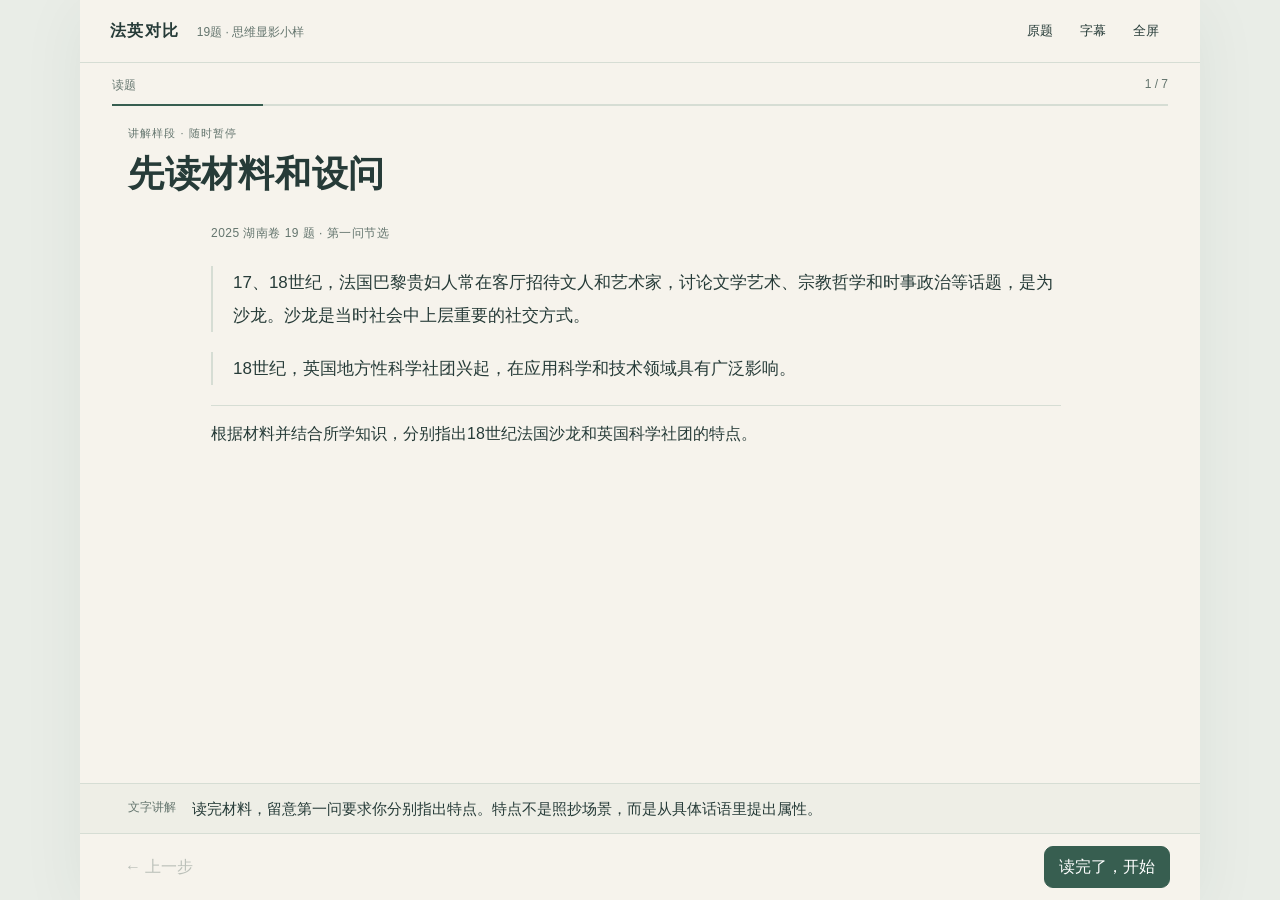
<file: index.html>
<!doctype html>
<html lang="zh-CN"><head><meta charset="utf-8"><meta name="viewport" content="width=device-width, initial-scale=1"><title>沙龙与月光社 · 思维显影路线小样</title><link rel="icon" href="data:,"><link rel="stylesheet" href="style.css"><link rel="stylesheet" href="full.css"><script defer src="lesson.js"></script><script defer src="player.js"></script></head>
<body><div id="lesson">
<header><div class="brand">法英对比 <span>19题 · 思维显影小样</span></div><nav aria-label="阅读工具"><button id="sound" aria-label="播放或暂停讲解">播放</button><button id="original">原题</button><button id="voice" aria-pressed="true">字幕</button><button id="fullscreen">全屏</button></nav></header>
<div class="progress" aria-label="课程进度"><span id="chapter"></span><span id="step"></span><div id="track"><i></i></div></div>
<main><div class="heading"><p id="eyebrow"></p><h1 id="title" tabindex="-1"></h1></div><section id="board" aria-label="材料与板书" tabindex="0"></section></main>
<section id="interaction" aria-label="作答与反馈"></section>
<aside id="narration" aria-label="本步讲解字幕"><span id="audio-status">待播放</span><p></p></aside>
<footer><button id="back" class="quiet">← 上一步</button><div id="actions"></div></footer>
<dialog id="dialog"><div class="dialog-head"><h2 id="dialog-title"></h2><button id="close-dialog" aria-label="关闭弹窗">关闭</button></div><div id="dialog-body"></div></dialog>
<p id="announcement" class="sr-only" role="status"></p>
<audio id="speech" preload="none"></audio>
</div></body></html>
</file>
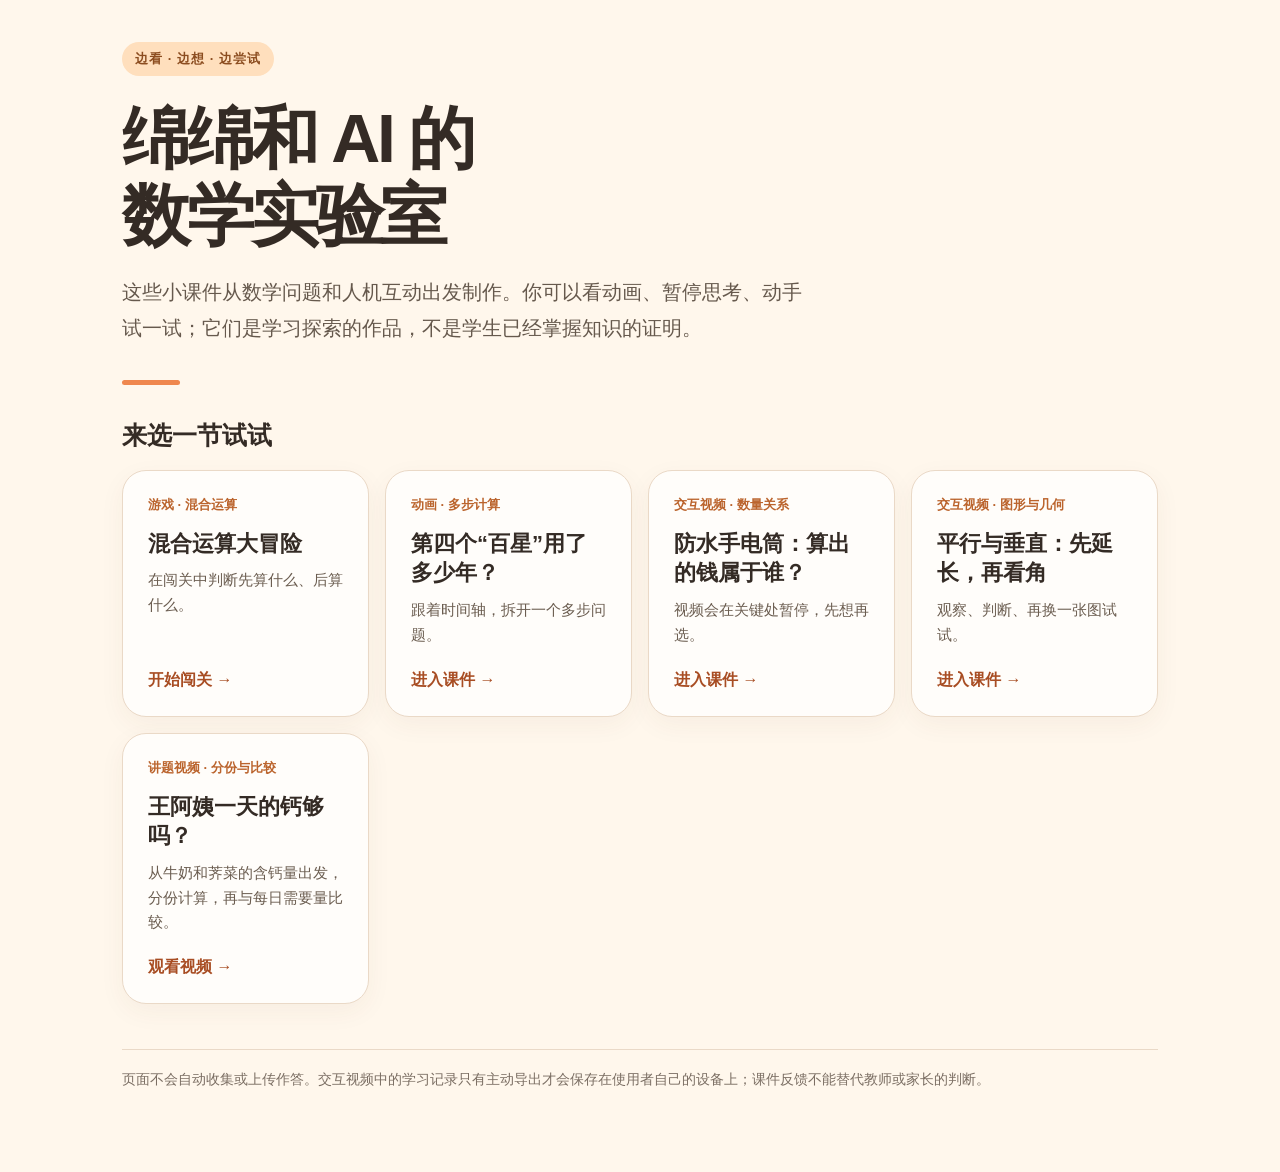
<file: mianmian-ai-math-lab/index.html>
<!doctype html>
<html lang="zh-CN">
<head>
  <meta charset="utf-8">
  <meta name="viewport" content="width=device-width, initial-scale=1">
  <meta name="theme-color" content="#fff7ec">
  <title>绵绵和 AI 的数学实验室</title>
  <style>
    :root { color-scheme: light; font-family: "PingFang SC", "Microsoft YaHei", sans-serif; color: #342b25; background: #fff7ec; }
    * { box-sizing: border-box; }
    body { margin: 0; }
    main { max-width: 1080px; margin: auto; padding: 42px 22px 80px; }
    .eyebrow { display: inline-block; padding: 8px 13px; border-radius: 999px; background: #ffdfbd; color: #8c4d20; font-size: 13px; font-weight: 700; letter-spacing: .08em; }
    h1 { font-size: clamp(38px, 6vw, 68px); line-height: 1.13; letter-spacing: -.05em; margin: 24px 0 18px; }
    .intro { max-width: 680px; font-size: clamp(17px, 2vw, 20px); line-height: 1.8; color: #66594d; }
    .rule { width: 58px; height: 5px; border-radius: 4px; background: #ef874e; margin: 34px 0; }
    h2 { font-size: 25px; margin: 0 0 18px; }
    .grid { display: grid; grid-template-columns: repeat(auto-fit, minmax(245px, 1fr)); gap: 16px; }
    a.card { display: flex; flex-direction: column; min-height: 245px; padding: 25px; border: 1px solid #ead9c7; border-radius: 24px; background: #fffdfa; color: inherit; text-decoration: none; box-shadow: 0 8px 26px #6a3f1e0d; transition: transform .18s ease, box-shadow .18s ease; }
    a.card:hover, a.card:focus-visible { transform: translateY(-4px); box-shadow: 0 16px 32px #6a3f1e17; outline: 2px solid #e5864a; outline-offset: 2px; }
    .tag { font-size: 13px; font-weight: 700; color: #bb642d; }
    h3 { font-size: 22px; line-height: 1.35; margin: 15px 0 10px; }
    .card p { font-size: 15px; line-height: 1.65; color: #6b5d50; margin: 0; }
    .enter { margin-top: auto; padding-top: 22px; font-weight: 700; color: #a84d23; }
    footer { border-top: 1px solid #ead9c7; margin-top: 45px; padding-top: 18px; color: #7b6e63; font-size: 14px; line-height: 1.7; }
    @media (prefers-reduced-motion: reduce) { a.card { transition: none; } }
  </style>
</head>
<body>
  <main>
    <span class="eyebrow">边看 · 边想 · 边尝试</span>
    <h1>绵绵和 AI 的<br>数学实验室</h1>
    <p class="intro">这些小课件从数学问题和人机互动出发制作。你可以看动画、暂停思考、动手试一试；它们是学习探索的作品，不是学生已经掌握知识的证明。</p>
    <div class="rule" aria-hidden="true"></div>
    <section aria-labelledby="lessons-title">
      <h2 id="lessons-title">来选一节试试</h2>
      <div class="grid">
        <a class="card" href="lessons/mixed-operations.html"><span class="tag">游戏 · 混合运算</span><h3>混合运算大冒险</h3><p>在闯关中判断先算什么、后算什么。</p><span class="enter">开始闯关 →</span></a>
        <a class="card" href="lessons/satellites/"><span class="tag">动画 · 多步计算</span><h3>第四个“百星”用了多少年？</h3><p>跟着时间轴，拆开一个多步问题。</p><span class="enter">进入课件 →</span></a>
        <a class="card" href="lessons/flashlight/"><span class="tag">交互视频 · 数量关系</span><h3>防水手电筒：算出的钱属于谁？</h3><p>视频会在关键处暂停，先想再选。</p><span class="enter">进入课件 →</span></a>
        <a class="card" href="lessons/parallel-perpendicular/"><span class="tag">交互视频 · 图形与几何</span><h3>平行与垂直：先延长，再看角</h3><p>观察、判断、再换一张图试试。</p><span class="enter">进入课件 →</span></a>
        <a class="card" href="lessons/milk-calcium/"><span class="tag">讲题视频 · 分份与比较</span><h3>王阿姨一天的钙够吗？</h3><p>从牛奶和荠菜的含钙量出发，分份计算，再与每日需要量比较。</p><span class="enter">观看视频 →</span></a>
      </div>
    </section>
    <footer>页面不会自动收集或上传作答。交互视频中的学习记录只有主动导出才会保存在使用者自己的设备上；课件反馈不能替代教师或家长的判断。</footer>
  </main>
</body>
</html>
</file>
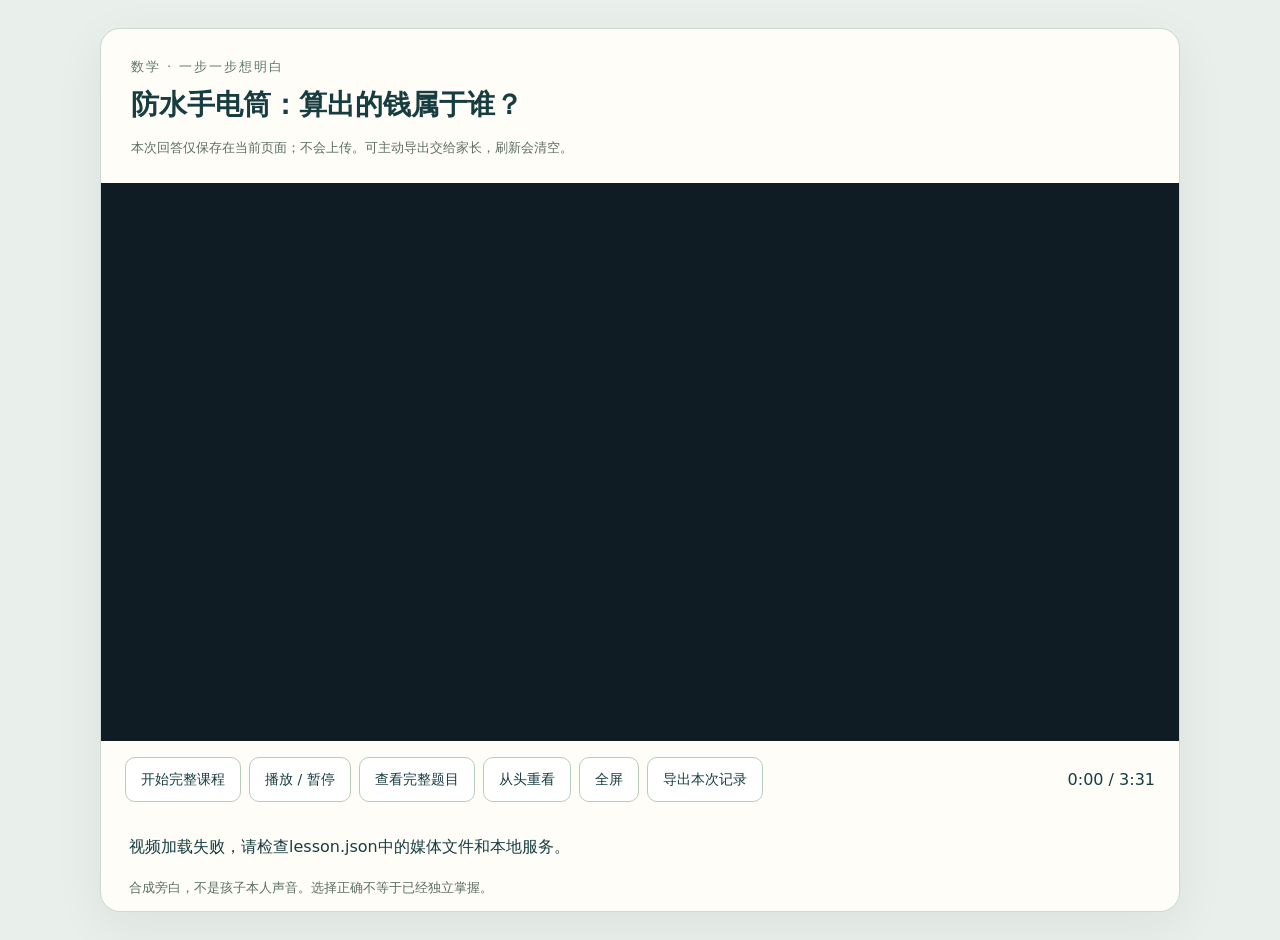
<file: mianmian-ai-math-lab/lessons/flashlight/index.html>
<!doctype html>
<html lang="zh-CN"><head><meta charset="utf-8"><meta name="viewport" content="width=device-width,initial-scale=1"><title>数学互动讲解</title><link rel="icon" href="data:,"><link rel="stylesheet" href="player.css"></head>
<body><main id="player">
<header><span>数学 · 一步一步想明白</span><h1 id="title">正在加载课件</h1><p id="notice">本次回答仅保存在当前页面；不会上传。可主动导出交给家长，刷新会清空。</p></header>
<div class="stage"><video id="video" playsinline preload="metadata" aria-label="讲解视频"></video>
<section id="panel" hidden tabindex="-1" aria-label="思考与作答"><p id="phase"></p><h2 id="prompt"></h2><div id="choices"></div><p id="feedback" role="status"></p><div id="actions"></div></section></div>
<nav aria-label="播放控制"><button id="start">开始完整课程</button><button id="toggle">播放 / 暂停</button><button id="original">查看完整题目</button><button id="restart">从头重看</button><button id="full">全屏</button><button id="export">导出本次记录</button><output id="clock">0:00</output></nav>
<p id="status" role="status"></p><p class="foot">合成旁白，不是孩子本人声音。选择正确不等于已经独立掌握。</p>
<dialog id="dialog"><h2>完整题目</h2><p id="problem"></p><button id="close">关闭题目</button></dialog>
<dialog id="export-dialog"><h2>主动导出本次记录</h2><p>文件包含课件版本、作答与提示/讲解情况，不含姓名，不会自动上传。请交给家长确认是谁作答。若由成人测试，请选“测试记录”，不要导入孩子档案。</p><button id="export-learner">导出真实学习记录</button><button id="export-test">导出测试记录</button><button id="export-cancel">取消</button></dialog>
<audio id="voice" preload="none"></audio></main><script src="player.js"></script></body></html>
</file>
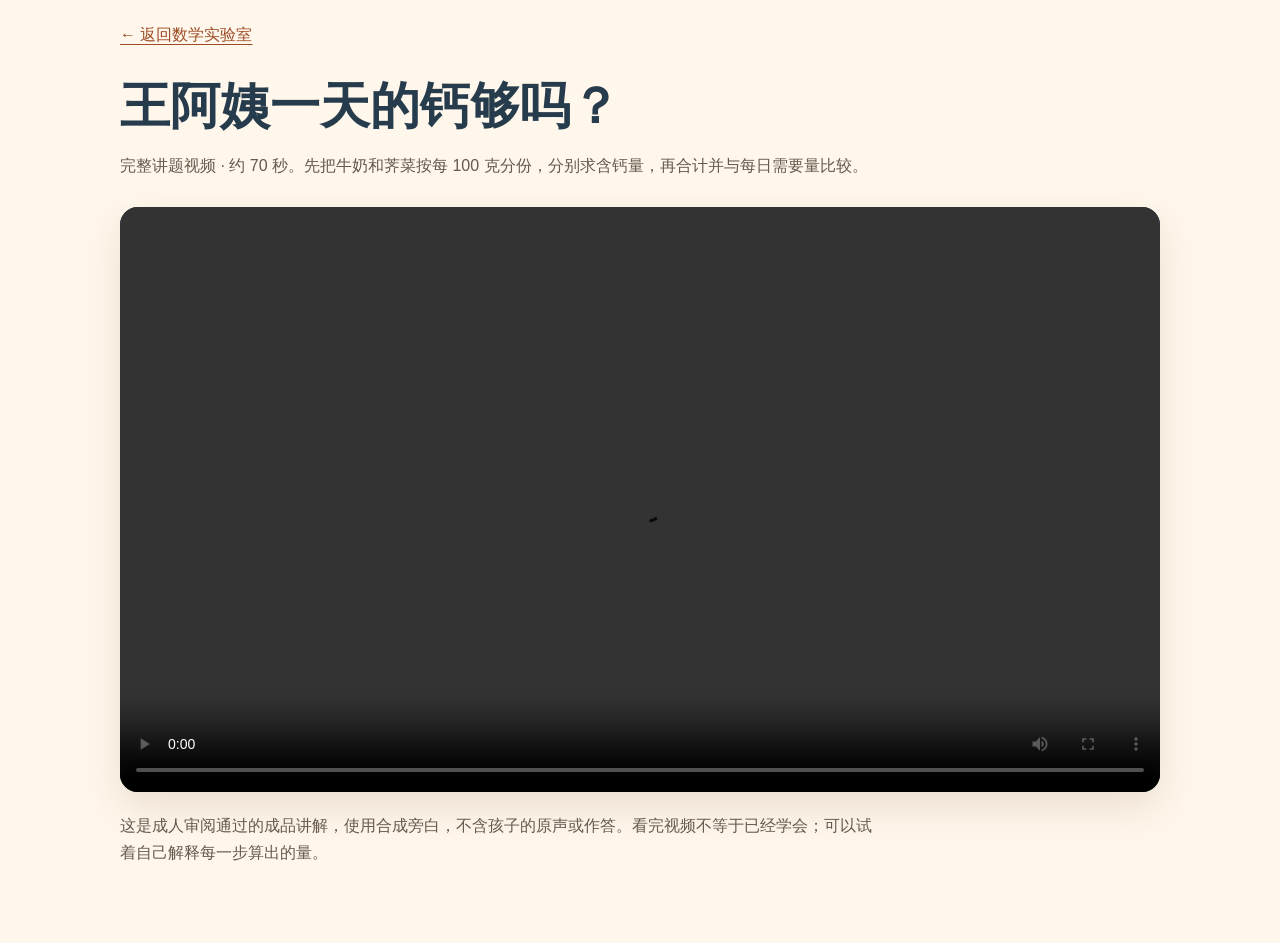
<file: mianmian-ai-math-lab/lessons/milk-calcium/index.html>
<!doctype html>
<html lang="zh-CN">
<head>
  <meta charset="utf-8">
  <meta name="viewport" content="width=device-width, initial-scale=1">
  <title>王阿姨一天的钙够吗？｜绵绵和 AI 的数学实验室</title>
  <style>
    :root { font-family: "PingFang SC", "Microsoft YaHei", sans-serif; color: #263c4c; background: #fff7ec; }
    * { box-sizing: border-box; }
    body { margin: 0; }
    main { max-width: 1080px; margin: auto; padding: 25px 20px 60px; }
    a { color: #9d4c25; text-underline-offset: 4px; }
    h1 { font-size: clamp(30px, 5vw, 50px); line-height: 1.2; margin: 30px 0 13px; }
    .intro, .note { color: #66594d; font-size: 16px; line-height: 1.7; }
    .player { background: #172c3d; border-radius: 18px; overflow: hidden; box-shadow: 0 16px 36px #6a3f1e21; margin: 28px 0 20px; }
    video { display: block; width: 100%; height: auto; aspect-ratio: 16 / 9; }
    .note { max-width: 760px; }
    @media (max-width: 600px) { main { padding: 20px 14px 48px; } .player { border-radius: 10px; } }
  </style>
</head>
<body>
  <main>
    <a href="../../index.html">← 返回数学实验室</a>
    <h1>王阿姨一天的钙够吗？</h1>
    <p class="intro">完整讲题视频 · 约 70 秒。先把牛奶和荠菜按每 100 克分份，分别求含钙量，再合计并与每日需要量比较。</p>
    <div class="player"><video controls playsinline preload="metadata" aria-label="王阿姨一天的钙够吗讲题视频"><source src="lesson.mp4" type="video/mp4">你的浏览器暂不支持视频播放。</video></div>
    <p class="note">这是成人审阅通过的成品讲解，使用合成旁白，不含孩子的原声或作答。看完视频不等于已经学会；可以试着自己解释每一步算出的量。</p>
  </main>
</body>
</html>
</file>
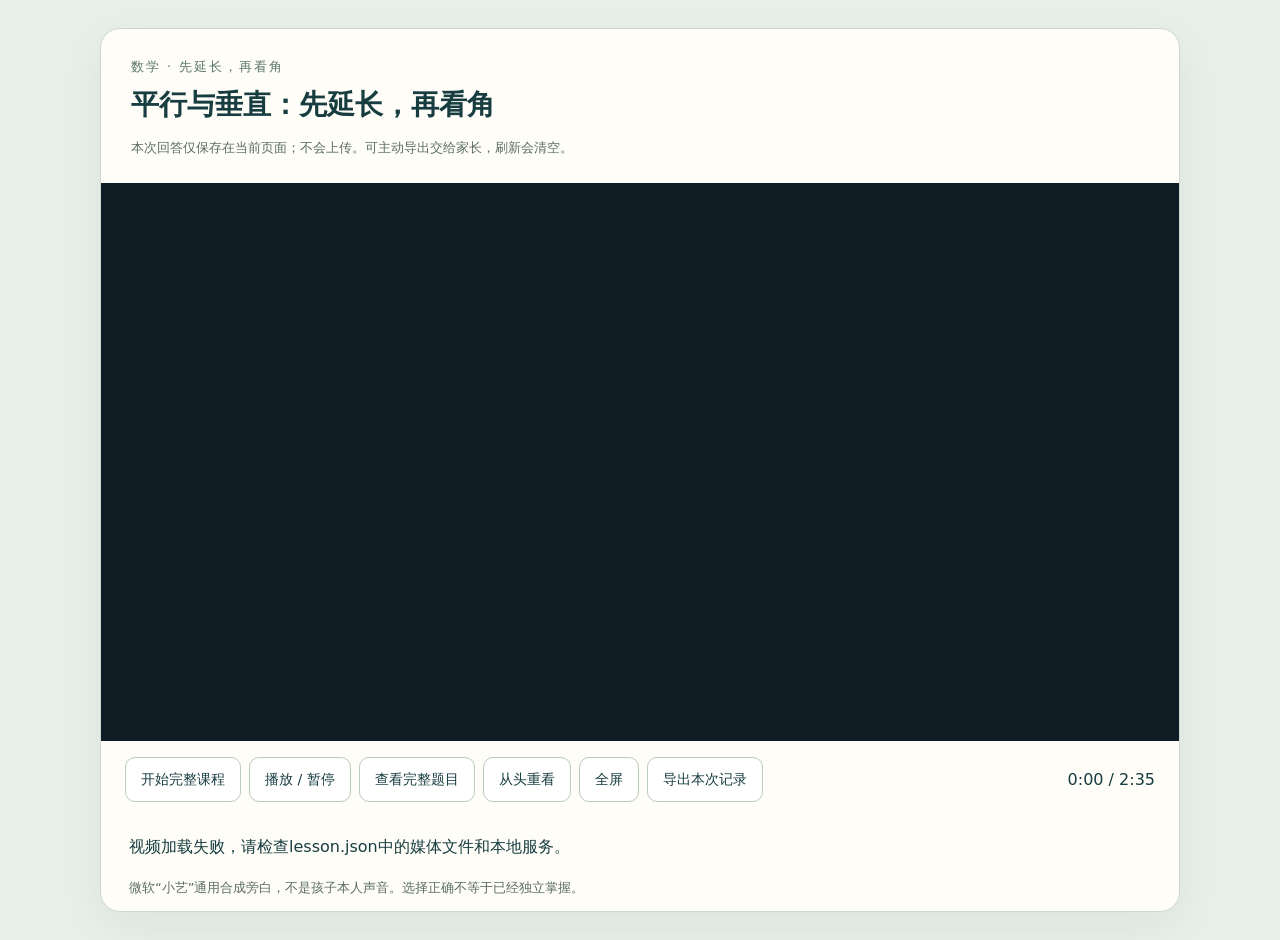
<file: mianmian-ai-math-lab/lessons/parallel-perpendicular/index.html>
<!doctype html>
<html lang="zh-CN"><head><meta charset="utf-8"><meta name="viewport" content="width=device-width,initial-scale=1"><title>数学互动讲解</title><link rel="icon" href="data:,"><link rel="stylesheet" href="player.css"></head>
<body><main id="player">
<header><span>数学 · 先延长，再看角</span><h1 id="title">正在加载课件</h1><p id="notice">本次回答仅保存在当前页面；不会上传。可主动导出交给家长，刷新会清空。</p></header>
<div class="stage"><video id="video" playsinline preload="metadata" aria-label="讲解视频"></video>
<section id="panel" hidden tabindex="-1" aria-label="思考与作答"><p id="phase"></p><h2 id="prompt"></h2><div id="choices"></div><p id="feedback" role="status"></p><div id="actions"></div></section></div>
<nav aria-label="播放控制"><button id="start">开始完整课程</button><button id="toggle">播放 / 暂停</button><button id="original">查看完整题目</button><button id="restart">从头重看</button><button id="full">全屏</button><button id="export">导出本次记录</button><output id="clock">0:00</output></nav>
<p id="status" role="status"></p><p class="foot">微软“小艺”通用合成旁白，不是孩子本人声音。选择正确不等于已经独立掌握。</p>
<dialog id="dialog"><h2>完整题目</h2><p id="problem"></p><button id="close">关闭题目</button></dialog>
<dialog id="export-dialog"><h2>主动导出本次记录</h2><p>文件包含课件版本、作答与提示/讲解情况，不含姓名，不会自动上传。请交给家长确认是谁作答。若由成人测试，请选“测试记录”，不要导入孩子档案。</p><button id="export-learner">导出真实学习记录</button><button id="export-test">导出测试记录</button><button id="export-cancel">取消</button></dialog>
<audio id="voice" preload="none"></audio></main><script src="player.js"></script></body></html>
</file>
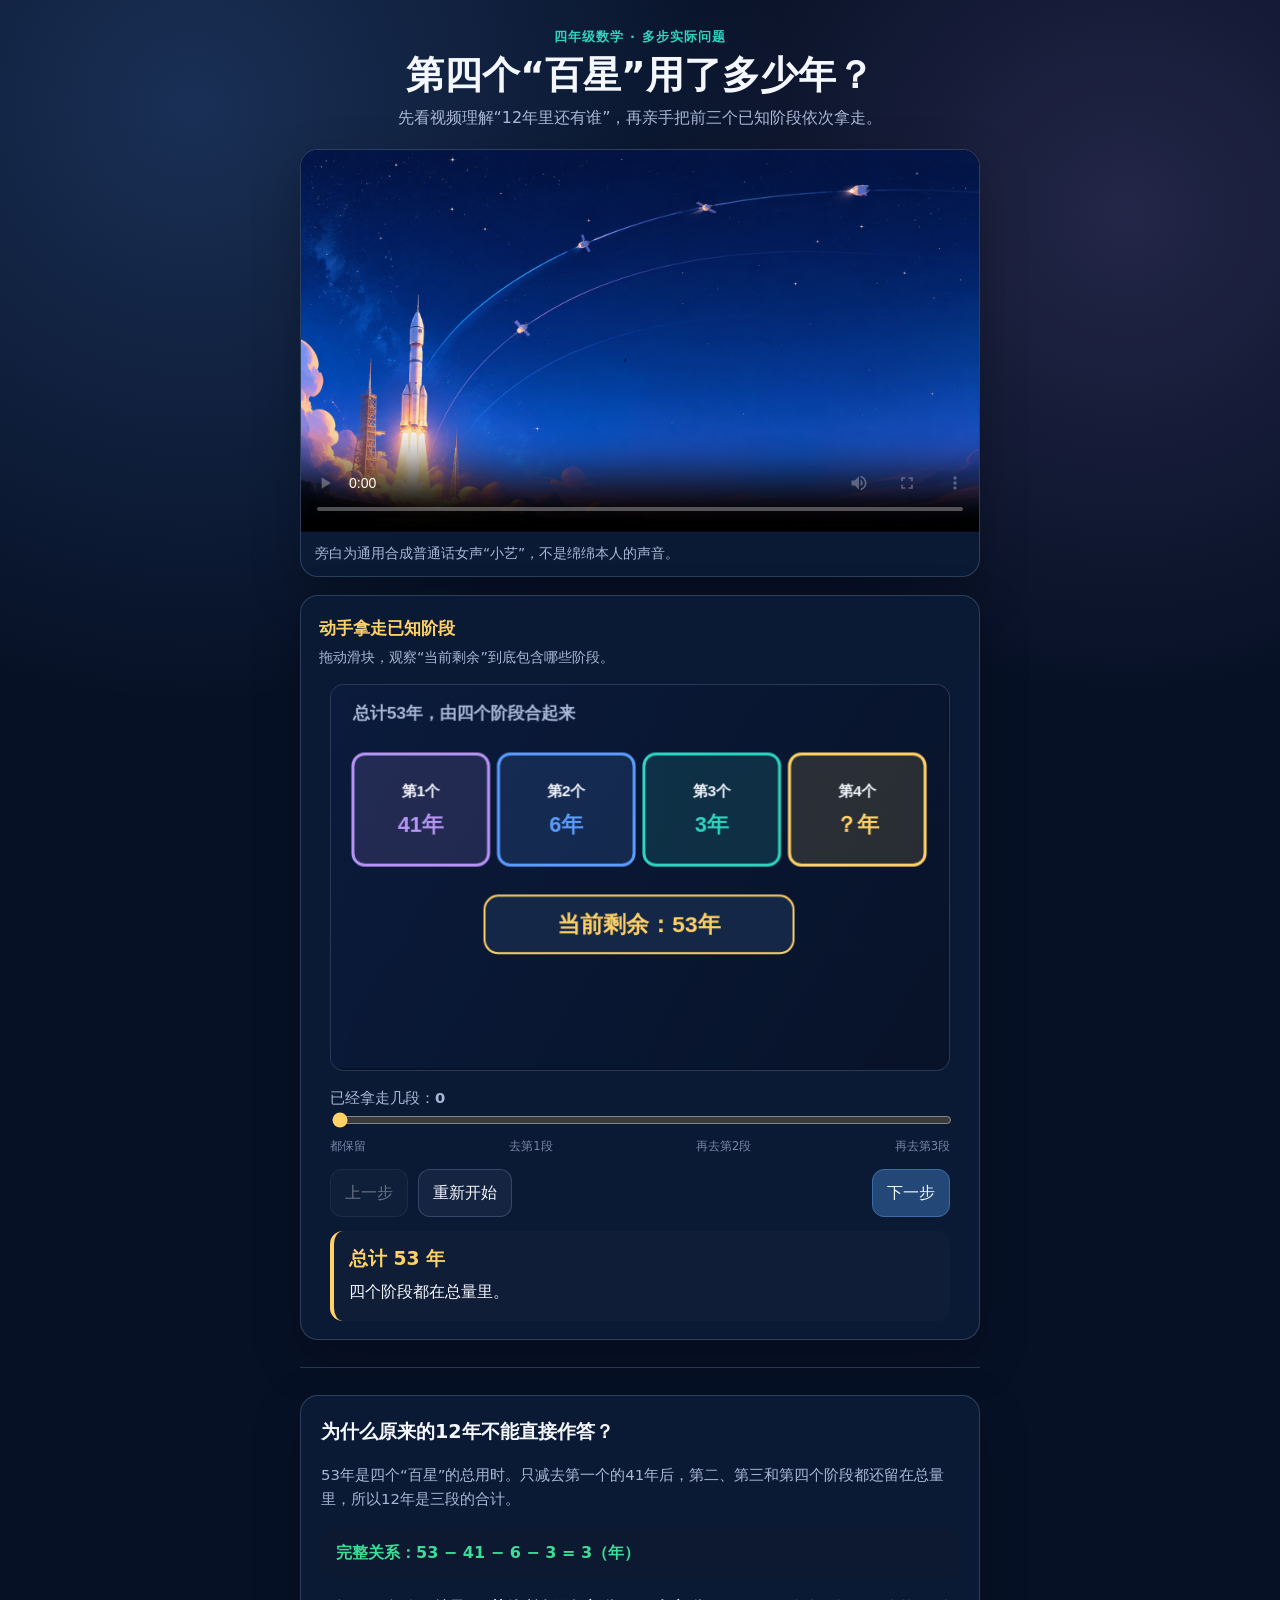
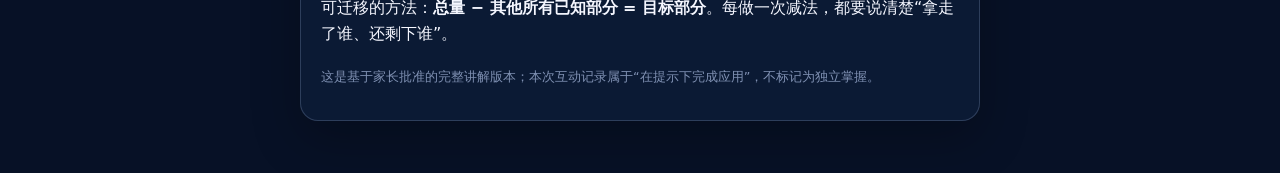
<file: mianmian-ai-math-lab/lessons/satellites/index.html>
<!doctype html>
<html lang="zh-CN">
<head>
  <meta charset="utf-8">
  <meta name="viewport" content="width=device-width, initial-scale=1">
  <title>第四个“百星”用了多少年？</title>
  <style>
    :root {
      --bg: #071126;
      --panel: rgba(12, 27, 54, .94);
      --panel2: #101d37;
      --fg: #f5f7ff;
      --muted: #aab8d6;
      --main: #5b9cff;
      --accent: #ffd166;
      --ok: #3ddc97;
      --sub: #2dd4bf;
      --warm: #ff7a5c;
      --purp: #b794f6;
      --line: rgba(160, 184, 225, .23);
    }
    * { box-sizing: border-box; }
    body {
      margin: 0;
      min-height: 100vh;
      color: var(--fg);
      background:
        radial-gradient(circle at 15% 6%, rgba(91,156,255,.22), transparent 30%),
        radial-gradient(circle at 88% 12%, rgba(183,148,246,.16), transparent 25%),
        var(--bg);
      font-family: system-ui, -apple-system, "PingFang SC", "Microsoft YaHei", sans-serif;
      line-height: 1.65;
    }
    button, input { font: inherit; }
    .wrap { max-width: 780px; margin: 0 auto; padding: 26px 18px 52px; }
    header { text-align: center; margin-bottom: 18px; }
    .eyebrow { color: var(--sub); font-weight: 750; letter-spacing: .08em; font-size: .82rem; }
    h1 { margin: 5px 0 7px; font-size: clamp(1.55rem, 5vw, 2.35rem); line-height: 1.2; }
    header p { margin: 0 auto; max-width: 620px; color: var(--muted); }
    .stage { max-width: 680px; margin: 0 auto; }
    .video-card, .interactive-card, .explain {
      border: 1px solid var(--line);
      background: var(--panel);
      border-radius: 18px;
      box-shadow: 0 18px 48px rgba(0,0,0,.25);
      overflow: hidden;
    }
    .video-card { margin-bottom: 18px; }
    video { display: block; width: 100%; aspect-ratio: 16 / 9; background: #020817; }
    .video-note { padding: 10px 14px 12px; color: var(--muted); font-size: .86rem; }
    .interactive-card { padding: 18px; }
    .step-title { margin: 0; color: var(--accent); font-size: 1.08rem; }
    .step-help { margin: 3px 0 14px; color: var(--muted); font-size: .9rem; }
    canvas {
      display: block;
      width: 100%;
      aspect-ratio: 16 / 10;
      max-width: 620px;
      margin: 0 auto;
      border-radius: 14px;
      border: 1px solid var(--line);
      background: #081329;
    }
    .controls { margin: 15px auto 0; max-width: 620px; }
    .controls label { display: block; color: var(--muted); font-size: .92rem; }
    input[type="range"] { width: 100%; accent-color: var(--accent); }
    .ticks { display: flex; justify-content: space-between; color: #7585a6; font-size: .72rem; }
    .nav { display: flex; gap: 10px; margin-top: 13px; }
    button {
      border: 1px solid var(--line);
      border-radius: 12px;
      padding: 10px 14px;
      color: var(--fg);
      background: #152541;
      cursor: pointer;
      transition: transform .15s ease, border-color .15s ease, background .15s ease;
    }
    button:hover { transform: translateY(-1px); border-color: var(--main); }
    button:focus-visible { outline: 3px solid rgba(255,209,102,.45); outline-offset: 2px; }
    button.primary { margin-left: auto; background: #234777; border-color: #3a6da8; }
    button:disabled { opacity: .4; cursor: default; transform: none; }
    .readout {
      margin: 14px auto 0;
      max-width: 620px;
      min-height: 90px;
      padding: 13px 15px;
      border-radius: 13px;
      background: var(--panel2);
      border-left: 4px solid var(--accent);
    }
    .equation { color: var(--accent); font-weight: 800; font-size: 1.17rem; }
    .meaning { margin-top: 4px; color: var(--fg); }
    .quiz { display: none; margin: 14px auto 0; max-width: 620px; padding: 14px; border: 1px dashed #54698e; border-radius: 13px; }
    .quiz.show { display: block; }
    .quiz p { margin: 0 0 10px; font-weight: 700; }
    .choices { display: grid; gap: 8px; }
    .feedback { min-height: 26px; margin-top: 9px; color: var(--muted); }
    .feedback.ok { color: var(--ok); }
    .feedback.try { color: var(--warm); }
    .divider { border: 0; border-top: 1px solid var(--line); margin: 27px auto; max-width: 680px; }
    .explain { max-width: 680px; margin: 0 auto; padding: 20px; }
    .explain h2 { margin: 0 0 10px; font-size: 1.2rem; }
    .problem { color: var(--muted); font-size: .93rem; }
    .formula { margin: 14px 0; padding: 13px 15px; background: #0c1930; border-radius: 12px; color: var(--ok); font-weight: 750; }
    .source { margin-top: 18px; color: #7f90b2; font-size: .8rem; }
    @media (max-width: 520px) {
      .wrap { padding-inline: 12px; }
      .interactive-card { padding: 12px; }
      .nav button { flex: 1; padding-inline: 8px; }
    }
  </style>
</head>
<body>
  <main class="wrap">
    <header>
      <div class="eyebrow">四年级数学 · 多步实际问题</div>
      <h1>第四个“百星”用了多少年？</h1>
      <p>先看视频理解“12年里还有谁”，再亲手把前三个已知阶段依次拿走。</p>
    </header>

    <section class="stage" aria-label="视频和互动练习">
      <div class="video-card">
        <video controls preload="metadata" poster="assets/space-hero.png">
          <source src="FourthHundredSatellites.mp4" type="video/mp4">
          你的浏览器暂时无法播放这个视频。
        </video>
        <div class="video-note">旁白为通用合成普通话女声“小艺”，不是绵绵本人的声音。</div>
      </div>

      <div class="interactive-card">
        <h2 class="step-title">动手拿走已知阶段</h2>
        <p class="step-help">拖动滑块，观察“当前剩余”到底包含哪些阶段。</p>
        <canvas id="c" aria-label="四个百星阶段的分步减法图"></canvas>

        <div class="controls">
          <label for="step">已经拿走几段：<strong id="step-val">0</strong></label>
          <input id="step" type="range" min="0" max="3" step="1" value="0">
          <div class="ticks"><span>都保留</span><span>去第1段</span><span>再去第2段</span><span>再去第3段</span></div>
          <div class="nav">
            <button id="prev" type="button">上一步</button>
            <button id="reset" type="button">重新开始</button>
            <button id="next" class="primary" type="button">下一步</button>
          </div>
        </div>

        <div class="readout" aria-live="polite">
          <div id="equation" class="equation"></div>
          <div id="meaning" class="meaning"></div>
        </div>

        <div id="quiz" class="quiz">
          <p>想一想：53 − 41 = 12，这12年表示什么？</p>
          <div class="choices">
            <button type="button" data-answer="single">只是第四个“百星”的用时</button>
            <button type="button" data-answer="three">第二、第三、第四个“百星”的用时合计</button>
          </div>
          <div id="feedback" class="feedback" aria-live="polite"></div>
        </div>
      </div>
    </section>

    <hr class="divider">

    <section class="explain">
      <h2>为什么原来的12年不能直接作答？</h2>
      <p class="problem">53年是四个“百星”的总用时。只减去第一个的41年后，第二、第三和第四个阶段都还留在总量里，所以12年是三段的合计。</p>
      <div class="formula">完整关系：53 − 41 − 6 − 3 = 3（年）</div>
      <p>可迁移的方法：<strong>总量 − 其他所有已知部分 = 目标部分</strong>。每做一次减法，都要说清楚“拿走了谁、还剩下谁”。</p>
      <p class="source">这是基于家长批准的完整讲解版本；本次互动记录属于“在提示下完成应用”，不标记为独立掌握。</p>
    </section>
  </main>

  <script>
    const cv = document.getElementById('c');
    const ctx = cv.getContext('2d');
    const slider = document.getElementById('step');
    const stepVal = document.getElementById('step-val');
    const equation = document.getElementById('equation');
    const meaning = document.getElementById('meaning');
    const quiz = document.getElementById('quiz');
    const feedback = document.getElementById('feedback');
    const prev = document.getElementById('prev');
    const next = document.getElementById('next');
    const reset = document.getElementById('reset');

    const params = { step: 0 };
    const stages = [
      { name: '第1个', value: 41, color: '#b794f6' },
      { name: '第2个', value: 6, color: '#5b9cff' },
      { name: '第3个', value: 3, color: '#2dd4bf' },
      { name: '第4个', value: 3, color: '#ffd166' }
    ];
    const states = [
      { eq: '总计 53 年', text: '四个阶段都在总量里。', remain: 53 },
      { eq: '53 − 41 = 12（年）', text: '拿走第1段后，还剩第2、第3、第4段的合计。', remain: 12 },
      { eq: '12 − 6 = 6（年）', text: '再拿走第2段后，还剩第3段和第4段。', remain: 6 },
      { eq: '6 − 3 = 3（年）', text: '再拿走第3段后，才只剩第4段。', remain: 3 }
    ];

    function roundRect(x, y, w, h, r) {
      const radius = Math.min(r, w / 2, h / 2);
      ctx.beginPath();
      ctx.moveTo(x + radius, y);
      ctx.arcTo(x + w, y, x + w, y + h, radius);
      ctx.arcTo(x + w, y + h, x, y + h, radius);
      ctx.arcTo(x, y + h, x, y, radius);
      ctx.arcTo(x, y, x + w, y, radius);
      ctx.closePath();
    }

    function draw() {
      const w = cv.clientWidth;
      const h = cv.clientHeight;
      ctx.clearRect(0, 0, w, h);

      const grad = ctx.createLinearGradient(0, 0, w, h);
      grad.addColorStop(0, '#0b1b3c');
      grad.addColorStop(1, '#081329');
      ctx.fillStyle = grad;
      ctx.fillRect(0, 0, w, h);

      ctx.fillStyle = '#aab8d6';
      ctx.font = `600 ${Math.max(13, w * 0.028)}px "PingFang SC", sans-serif`;
      ctx.textAlign = 'left';
      ctx.fillText('总计53年，由四个阶段合起来', 22, 34);

      const gap = Math.max(7, w * 0.016);
      const cardW = (w - 44 - gap * 3) / 4;
      const cardH = Math.min(112, h * 0.35);
      const y = Math.max(55, h * 0.18);

      stages.forEach((stage, i) => {
        const x = 22 + i * (cardW + gap);
        const removed = i < params.step;
        ctx.save();
        ctx.globalAlpha = removed ? 0.18 : 1;
        roundRect(x, y, cardW, cardH, 12);
        ctx.fillStyle = stage.color + '22';
        ctx.fill();
        ctx.strokeStyle = stage.color;
        ctx.lineWidth = removed ? 2 : 3;
        ctx.stroke();

        ctx.fillStyle = removed ? '#7585a6' : '#f5f7ff';
        ctx.textAlign = 'center';
        ctx.font = `600 ${Math.max(12, w * 0.025)}px "PingFang SC", sans-serif`;
        ctx.fillText(stage.name, x + cardW / 2, y + cardH * 0.38);
        ctx.font = `800 ${Math.max(16, w * 0.035)}px "PingFang SC", sans-serif`;
        const revealFourth = params.step === 3;
        const label = i === 3 && !revealFourth ? '？年' : `${stage.value}年`;
        ctx.fillStyle = removed ? '#7585a6' : stage.color;
        ctx.fillText(label, x + cardW / 2, y + cardH * 0.70);
        ctx.restore();

        if (removed) {
          ctx.strokeStyle = '#ff7a5c';
          ctx.lineWidth = 3;
          ctx.beginPath();
          ctx.moveTo(x + 12, y + 12);
          ctx.lineTo(x + cardW - 12, y + cardH - 12);
          ctx.stroke();
        }
      });

      const current = states[params.step];
      const pillW = Math.min(310, w - 44);
      const pillH = 58;
      const pillX = (w - pillW) / 2;
      const pillY = y + cardH + Math.max(28, h * 0.08);
      roundRect(pillX, pillY, pillW, pillH, 14);
      ctx.fillStyle = '#142747';
      ctx.fill();
      ctx.strokeStyle = params.step === 3 ? '#3ddc97' : '#ffd166';
      ctx.lineWidth = 2;
      ctx.stroke();
      ctx.fillStyle = params.step === 3 ? '#3ddc97' : '#ffd166';
      ctx.textAlign = 'center';
      ctx.font = `800 ${Math.max(17, w * 0.037)}px "PingFang SC", sans-serif`;
      ctx.fillText(`当前剩余：${current.remain}年`, w / 2, pillY + 37);
    }

    function update() {
      params.step = Number(slider.value);
      stepVal.textContent = String(params.step);
      const current = states[params.step];
      equation.textContent = current.eq;
      meaning.textContent = current.text;
      prev.disabled = params.step === 0;
      next.disabled = params.step === 3;
      quiz.classList.toggle('show', params.step === 1);
      if (params.step !== 1) {
        feedback.textContent = '';
        feedback.className = 'feedback';
      }
      draw();
    }

    function bindSlider(id, key) {
      const el = document.getElementById(id);
      el.addEventListener('input', () => {
        params[key] = Number(el.value);
        update();
      });
    }

    document.querySelectorAll('[data-answer]').forEach((button) => {
      button.addEventListener('click', () => {
        if (button.dataset.answer === 'three') {
          feedback.textContent = '对。12年里还有三个阶段，所以还不能停。';
          feedback.className = 'feedback ok';
        } else {
          feedback.textContent = '再看卡片：只划掉第1段后，还有几张卡片亮着？';
          feedback.className = 'feedback try';
        }
      });
    });

    prev.addEventListener('click', () => { slider.value = String(Math.max(0, params.step - 1)); update(); });
    next.addEventListener('click', () => { slider.value = String(Math.min(3, params.step + 1)); update(); });
    reset.addEventListener('click', () => { slider.value = '0'; update(); });

    function resize() {
      const dpr = window.devicePixelRatio || 1;
      const rect = cv.getBoundingClientRect();
      cv.width = Math.round(rect.width * dpr);
      cv.height = Math.round(rect.height * dpr);
      ctx.setTransform(dpr, 0, 0, dpr, 0, 0);
      draw();
    }

    window.addEventListener('resize', resize);
    window.addEventListener('load', () => {
      bindSlider('step', 'step');
      resize();
      update();
      if (window.renderMathInElement) {
        renderMathInElement(document.body, {
          delimiters: [
            { left: '$$', right: '$$', display: true },
            { left: '$', right: '$', display: false }
          ]
        });
      }
    });
  </script>
</body>
</html>
</file>
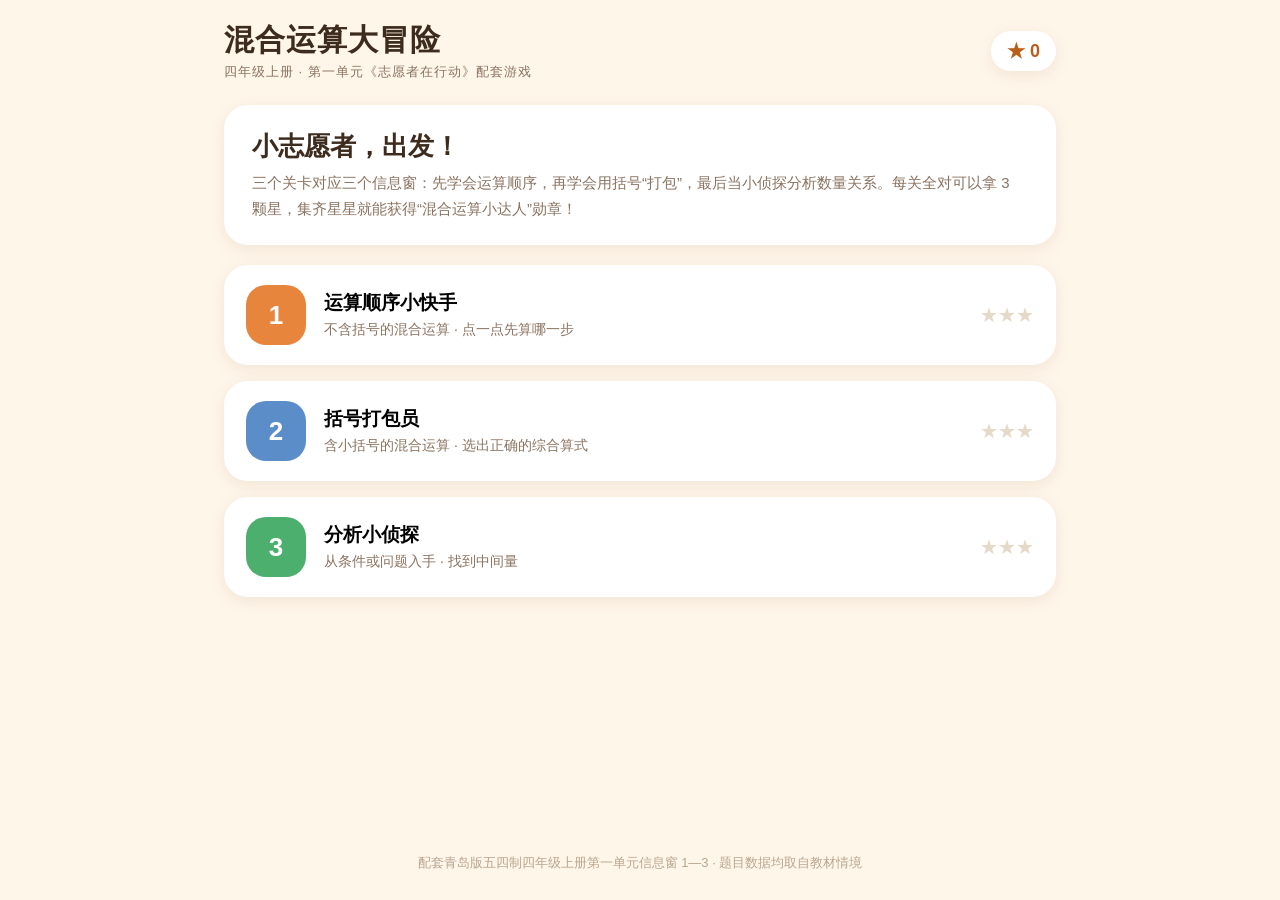
<file: mianmian-ai-math-lab/lessons/mixed-operations.html>
<!DOCTYPE html>
<html lang="zh-CN">
<head>
<meta charset="UTF-8">
<meta name="viewport" content="width=device-width, initial-scale=1.0">
<title>混合运算大冒险 · 四年级上册第一单元</title>
<style>
:root{
  --bg:#FFF6EA; --card:#FFFFFF; --ink:#3D2C1E; --ink-soft:#8A7360;
  --orange:#E8853D; --orange-soft:#FDEBD7; --orange-deep:#B95F1B;
  --blue:#5B8DC9; --blue-soft:#E8F1FA; --blue-deep:#2F5B8F;
  --green:#4CAF6D; --green-soft:#E3F4E9; --green-deep:#2C7A48;
  --red:#E05B4B; --red-soft:#FDECEA;
  --radius-lg:24px; --radius-md:16px;
  --shadow:0 4px 16px rgba(120,80,30,.10);
  --bounce:cubic-bezier(.34,1.56,.64,1);
}
*{margin:0;padding:0;box-sizing:border-box;-webkit-tap-highlight-color:transparent}
body{
  font-family:"Yuanti SC","YouYuan","PingFang SC","Hiragino Sans GB","Microsoft YaHei",sans-serif;
  background:var(--bg); color:var(--ink); min-height:100vh;
  display:flex; flex-direction:column; align-items:center;
  text-wrap:pretty;
}
/* ---------- 顶栏 ---------- */
.topbar{
  width:100%; max-width:880px; padding:20px 24px 8px;
  display:flex; align-items:center; justify-content:space-between; gap:12px;
}
.game-title{font-size:clamp(22px,4vw,30px); font-weight:700; letter-spacing:1px}
.game-title small{display:block; font-size:13px; color:var(--ink-soft); font-weight:400; margin-top:2px}
.star-bank{
  background:var(--card); border-radius:999px; padding:8px 16px;
  box-shadow:var(--shadow); font-size:18px; color:var(--orange-deep); font-weight:700; white-space:nowrap;
}
/* ---------- 屏幕切换 ---------- */
.screen{display:none; width:100%; max-width:880px; padding:16px 24px 48px; flex:1}
.screen.active{display:block; animation:pop .35s var(--bounce)}
@keyframes pop{from{opacity:0; transform:translateY(14px) scale(.98)} to{opacity:1; transform:none}}
/* ---------- 主页关卡卡 ---------- */
.hero{
  background:var(--card); border-radius:var(--radius-lg); box-shadow:var(--shadow);
  padding:24px 28px; margin-bottom:20px;
}
.hero h1{font-size:clamp(20px,3.4vw,26px); margin-bottom:6px}
.hero p{color:var(--ink-soft); font-size:15px; line-height:1.7}
.level-list{display:grid; gap:16px}
.level-card{
  display:flex; align-items:center; gap:18px; text-align:left;
  background:var(--card); border:none; border-radius:var(--radius-lg); box-shadow:var(--shadow);
  padding:20px 22px; cursor:pointer; font-family:inherit;
  transition:transform .18s var(--bounce), box-shadow .18s;
}
.level-card:hover{transform:translateY(-3px); box-shadow:0 10px 24px rgba(120,80,30,.16)}
.level-card:active{transform:scale(.98)}
.level-badge{
  width:60px; height:60px; border-radius:20px; flex:none;
  display:flex; align-items:center; justify-content:center;
  font-size:26px; font-weight:700; color:#fff;
}
.level-card:nth-child(1) .level-badge{background:var(--orange)}
.level-card:nth-child(2) .level-badge{background:var(--blue)}
.level-card:nth-child(3) .level-badge{background:var(--green)}
.level-info{flex:1; min-width:0}
.level-info b{font-size:19px; display:block}
.level-info span{font-size:14px; color:var(--ink-soft); display:block; margin-top:3px; line-height:1.5}
.level-stars{font-size:18px; color:var(--orange); white-space:nowrap}
.level-stars .off{color:#E5D9C8}
/* ---------- 游戏页 ---------- */
.level-banner{
  display:flex; align-items:center; gap:12px; margin-bottom:16px; flex-wrap:wrap;
}
.level-tag{border-radius:999px; color:#fff; font-size:14px; padding:6px 14px; font-weight:700}
.level-tag.l1{background:var(--orange)} .level-tag.l2{background:var(--blue)} .level-tag.l3{background:var(--green)}
.round-progress{font-size:14px; color:var(--ink-soft)}
.btn-ghost{
  margin-left:auto; background:none; border:2px solid #EADBC6; color:var(--ink-soft);
  border-radius:999px; padding:7px 16px; font-size:14px; font-family:inherit; cursor:pointer;
  transition:all .15s;
}
.btn-ghost:hover{border-color:var(--orange); color:var(--orange-deep)}
.scene-card{
  background:var(--card); border-radius:var(--radius-lg); box-shadow:var(--shadow);
  padding:24px 26px; margin-bottom:18px;
}
.scene-card .scene{font-size:15px; color:var(--ink-soft); line-height:1.7; margin-bottom:14px}
.scene-card .ask{font-size:clamp(19px,3vw,23px); font-weight:700; line-height:1.5}
.steps-preview{background:var(--orange-soft); border-radius:var(--radius-md); padding:14px 18px; margin-top:14px; font-size:15px; line-height:1.9}
.steps-preview b{color:var(--orange-deep)}
/* 表达式令牌 */
.expr{display:flex; flex-wrap:wrap; align-items:center; justify-content:center; gap:10px; padding:26px 8px}
.token{
  min-width:58px; height:58px; padding:0 14px; border-radius:18px; border:none;
  background:var(--blue-soft); color:var(--blue-deep); font-size:26px; font-weight:700;
  font-family:inherit; cursor:pointer; box-shadow:0 3px 0 #C9DCF0;
  transition:transform .15s var(--bounce), background .15s;
}
.token:hover{transform:translateY(-3px); background:#D6E7F7}
.token:active{transform:scale(.94)}
.op{font-size:28px; font-weight:700; color:var(--ink-soft); padding:0 2px}
.token.hit{background:var(--green); color:#fff; box-shadow:0 3px 0 #3A8A56; animation:hitpulse .5s var(--bounce)}
@keyframes hitpulse{0%{transform:scale(.7)}60%{transform:scale(1.12)}100%{transform:scale(1)}}
.token.miss{animation:shake .4s}
@keyframes shake{0%,100%{transform:translateX(0)}25%{transform:translateX(-7px)}75%{transform:translateX(7px)}}
/* 选项卡 */
.option-list{display:grid; gap:12px; margin-top:6px}
.option-card{
  background:var(--card); border:3px solid transparent; border-radius:var(--radius-md);
  box-shadow:var(--shadow); padding:18px 20px; font-size:clamp(17px,2.6vw,21px); font-weight:700;
  font-family:inherit; cursor:pointer; text-align:center; letter-spacing:1px;
  transition:transform .15s var(--bounce), border-color .15s;
}
.option-card:hover{transform:translateY(-2px); border-color:var(--blue)}
.option-card:active{transform:scale(.98)}
.option-card.right{border-color:var(--green); background:var(--green-soft)}
.option-card.wrong{border-color:var(--red); background:var(--red-soft); animation:shake .4s}
/* 排序卡（第3关） */
.order-list{display:grid; gap:12px; margin-top:6px}
.order-card{
  display:flex; align-items:center; gap:14px;
  background:var(--card); border:3px solid transparent; border-radius:var(--radius-md);
  box-shadow:var(--shadow); padding:16px 18px; font-size:clamp(16px,2.4vw,19px); font-weight:600;
  font-family:inherit; cursor:pointer; text-align:left; line-height:1.5;
  transition:transform .15s var(--bounce), border-color .15s, opacity .2s;
}
.order-card:hover{transform:translateY(-2px); border-color:var(--green)}
.order-card.picked{border-color:var(--green); background:var(--green-soft); cursor:default}
.order-card.wrong{border-color:var(--red); background:var(--red-soft); animation:shake .4s}
.order-num{
  width:34px; height:34px; border-radius:50%; background:#F0E6D6; color:var(--ink-soft);
  display:flex; align-items:center; justify-content:center; font-size:16px; font-weight:700; flex:none;
}
.order-card.picked .order-num{background:var(--green); color:#fff}
/* 反馈与按钮 */
.feedback{
  min-height:58px; border-radius:var(--radius-md); padding:14px 18px; margin-top:16px;
  font-size:16px; line-height:1.7; display:none;
}
.feedback.show{display:block; animation:pop .3s var(--bounce)}
.feedback.ok{background:var(--green-soft); color:var(--green-deep)}
.feedback.no{background:var(--red-soft); color:#A33B2E}
.btn-row{display:flex; justify-content:center; gap:14px; margin-top:20px}
.btn-main{
  background:var(--orange); color:#fff; border:none; border-radius:999px;
  padding:14px 42px; font-size:18px; font-weight:700; font-family:inherit; cursor:pointer;
  box-shadow:0 4px 0 var(--orange-deep); transition:transform .15s var(--bounce), box-shadow .15s;
}
.btn-main:hover{transform:translateY(-2px)}
.btn-main:active{transform:translateY(2px); box-shadow:0 1px 0 var(--orange-deep)}
.btn-main.blue{background:var(--blue); box-shadow:0 4px 0 var(--blue-deep)}
.btn-main.green{background:var(--green); box-shadow:0 4px 0 var(--green-deep)}
/* 知识卡弹层 */
.modal-mask{
  position:fixed; inset:0; background:rgba(61,44,30,.45); display:none;
  align-items:center; justify-content:center; padding:24px; z-index:40;
}
.modal-mask.show{display:flex}
.modal{
  background:var(--card); border-radius:var(--radius-lg); max-width:520px; width:100%;
  padding:32px 30px; box-shadow:0 20px 60px rgba(61,44,30,.3);
  animation:pop .35s var(--bounce); text-align:center;
}
.modal .kicker{font-size:14px; color:var(--ink-soft); letter-spacing:2px}
.modal h2{font-size:23px; margin:8px 0 14px}
.modal .rule-box{background:var(--blue-soft); border-radius:var(--radius-md); padding:16px 18px; font-size:16px; line-height:1.9; text-align:left; margin-bottom:8px}
.modal .rule-box b{color:var(--blue-deep)}
.modal .stars-line{font-size:30px; color:var(--orange); margin:10px 0}
.modal .stars-line .off{color:#E5D9C8}
/* 通关 */
.medal{
  width:150px; height:150px; border-radius:50%; margin:10px auto 18px;
  background:radial-gradient(circle at 32% 30%, #FFD98A, var(--orange) 68%);
  display:flex; align-items:center; justify-content:center;
  box-shadow:0 10px 30px rgba(232,133,61,.4), inset 0 -6px 14px rgba(185,95,27,.5);
  animation:medalspin 1.2s var(--bounce);
}
.medal span{font-size:64px; color:#fff; text-shadow:0 3px 6px rgba(185,95,27,.6)}
@keyframes medalspin{from{transform:scale(0) rotate(-360deg)} to{transform:scale(1) rotate(0)}}
.win-card{text-align:center; padding:36px 28px}
.win-card h1{font-size:clamp(24px,4.5vw,32px); margin-bottom:8px}
.win-card p{color:var(--ink-soft); font-size:16px; line-height:1.8; margin-bottom:6px}
.confetti{position:fixed; top:-12px; width:10px; height:16px; z-index:50; border-radius:3px; pointer-events:none; animation:fall linear forwards}
@keyframes fall{to{transform:translateY(105vh) rotate(720deg)}}
.footer-note{width:100%; max-width:880px; padding:0 24px 28px; text-align:center; font-size:13px; color:#B9A58D}
@media (max-width:560px){
  .token{min-width:48px; height:48px; font-size:21px}
  .op{font-size:22px}
  .level-badge{width:50px; height:50px; font-size:21px}
}
</style>
</head>
<body>

<header class="topbar">
  <div class="game-title">混合运算大冒险<small>四年级上册 · 第一单元《志愿者在行动》配套游戏</small></div>
  <div class="star-bank">★ <span id="starTotal">0</span></div>
</header>

<!-- 主页 -->
<section class="screen active" id="screenHome">
  <div class="hero">
    <h1>小志愿者，出发！</h1>
    <p>三个关卡对应三个信息窗：先学会运算顺序，再学会用括号“打包”，最后当小侦探分析数量关系。每关全对可以拿 3 颗星，集齐星星就能获得“混合运算小达人”勋章！</p>
  </div>
  <div class="level-list" id="levelList"></div>
</section>

<!-- 游戏页 -->
<section class="screen" id="screenGame">
  <div class="level-banner">
    <span class="level-tag" id="levelTag"></span>
    <span class="round-progress" id="roundProgress"></span>
    <button class="btn-ghost" onclick="goHome()">返回主页</button>
  </div>
  <div class="scene-card">
    <div class="scene" id="sceneText"></div>
    <div class="ask" id="askText"></div>
    <div class="steps-preview" id="stepsPreview" style="display:none"></div>
    <div id="playArea"></div>
    <div class="feedback" id="feedbackBox"></div>
    <div class="btn-row" id="btnRow"></div>
  </div>
</section>

<!-- 通关页 -->
<section class="screen" id="screenWin">
  <div class="scene-card win-card">
    <div class="medal"><span>★</span></div>
    <h1>恭喜获得“混合运算小达人”勋章！</h1>
    <p id="winSummary"></p>
    <p>你已经掌握了：没有括号时先乘除后加减、用小括号打包先算的部分、从条件或问题入手找中间量。</p>
    <div class="btn-row"><button class="btn-main" onclick="restartAll()">再玩一次</button></div>
  </div>
</section>

<!-- 知识卡弹层 -->
<div class="modal-mask" id="modalMask">
  <div class="modal">
    <div class="kicker" id="modalKicker"></div>
    <h2 id="modalTitle"></h2>
    <div class="stars-line" id="modalStars"></div>
    <div class="rule-box" id="modalRule"></div>
    <div class="btn-row"><button class="btn-main" id="modalBtn">继续</button></div>
  </div>
</div>

<div class="footer-note">配套青岛版五四制四年级上册第一单元信息窗 1—3 · 题目数据均取自教材情境</div>

<script>
/* ================= 数据：知识内容 ================= */
const LEVELS = [
  { id:1, cls:"l1", name:"运算顺序小快手", sub:"不含括号的混合运算 · 点一点先算哪一步",
    rule:"<b>没有括号的算式：</b>先算乘除，后算加减；乘除（或加减）连在一起时，从左往右算；互不依赖的乘法可以同时先算。" },
  { id:2, cls:"l2", name:"括号打包员", sub:"含小括号的混合运算 · 选出正确的综合算式",
    rule:"<b>小括号是“打包盒”：</b>要先算的部分就装进括号里。算式里有括号，先算括号里面的。" },
  { id:3, cls:"l3", name:"分析小侦探", sub:"从条件或问题入手 · 找到中间量",
    rule:"<b>解决多步问题：</b>从条件顺着推，或从问题倒着追，关键是先找到“中间量”——就是那些题目没直接给、需要先求出来的数量。" },
];

/* 第1关：点选先算的部分。groups 为可以先算的令牌区间 [起,止]（含） */
const L1 = [
  { scene:"买 40 本笔记本（每本 5 元）和 30 支钢笔（每支 8 元），一共多少元？",
    expr:["5","×","40","+","8","×","30"], groups:[[0,2],[4,6]],
    hint:"两个乘法互不依赖，可以同时先算！",
    eval:"5×40=200，8×30=240，算式变成 200+240" },
  { scene:"口算挑战", expr:["11","×","7","−","15","×","4"], groups:[[0,2],[4,6]],
    hint:"两个乘法都先算，最后才相减。", eval:"11×7=77，15×4=60，算式变成 77−60" },
  { scene:"小心陷阱！", expr:["150","+","120","÷","6","×","5"], groups:[[2,4]],
    hint:"÷ 和 × 是同级，要从左往右：先算 120÷6，不是 6×5！",
    eval:"120÷6=20，算式变成 150+20×5", trap:[4,6] },
  { scene:"再接再厉", expr:["200","−","30","×","4","+","58"], groups:[[2,4]],
    hint:"先算乘法 30×4。", eval:"30×4=120，算式变成 200−120+58" },
  { scene:"最后一题，同级运算！", expr:["25","×","4","÷","20","+","36"], groups:[[0,2]],
    hint:"× 和 ÷ 同级，从左往右先算 25×4。", eval:"25×4=100，算式变成 100÷20+36" },
];

/* 第2关：根据分步思路选综合算式 */
const L2 = [
  { scene:"王老师带 200 元，买 1 箱牛奶（58 元）和 4 袋大米（每袋 30 元），应找回多少元？",
    steps:["先算花掉的钱：58+30×4=178（元）","再算找回：200−178=22（元）"],
    options:["200 − 58 + 30 × 4","200 − (58 + 30 × 4)","(200 − 58) + 30 × 4"], answer:1,
    notes:["这个算式从左往右会先算 200−58，变成“先找回钱再花钱”，不对哦。",
           "对啦！(58+30×4) 把“花掉的钱”打包，先算括号里面。",
           "这个先算 200−58，剩下的钱再买大米？不合题意。"] },
  { scene:"1 桶花生油的价格是“1 袋面粉（34 元）与 1 千克鸡蛋（12 元）价格之和”的 2 倍。1 桶花生油多少元？",
    steps:["先算面粉加鸡蛋：34+12=46（元）","再算 2 倍：46×2=92（元）"],
    options:["34 + 12 × 2","(34 + 12) × 2","34 + (12 × 2)"], answer:1,
    notes:["这个会先算 12×2，变成“面粉加两倍的鸡蛋”，不是“和的 2 倍”。",
           "对啦！先把 34+12 打包求和，再乘 2。",
           "12×2 不加括号也是先算，这个打包没有意义，算的不是题意。"] },
  { scene:"树苗 24 捆、每捆 20 棵，已经栽了 300 棵，剩下的栽 6 行，平均每行栽多少棵？",
    steps:["先算剩下的：20×24−300=180（棵）","再算每行：180÷6=30（棵）"],
    options:["20 × 24 − 300 ÷ 6","(20 × 24 − 300) ÷ 6","20 × (24 − 300) ÷ 6"], answer:1,
    notes:["这样会先算 300÷6，剩下的棵数就求错了。",
           "对啦！先打包求出剩下的 180 棵，再除以 6。",
           "24−300 不够减，而且“捆数”不能减“棵数”。"] },
  { scene:"合唱组男生 24 人、女生 20 人，平均站成 4 行，每行多少人？",
    steps:["先算总人数：24+20=44（人）","再算每行：44÷4=11（人）"],
    options:["24 + 20 ÷ 4","(24 + 20) ÷ 4","24 ÷ 4 + 20"], answer:1,
    notes:["这样只把女生平均分了，男生没有站队。",
           "对啦！先把男生女生打包成总人数 44，再平均分。",
           "这只平均了男生，女生没有算进去。"] },
];

/* 第3关：排序与倒追 */
const L3 = [
  { mode:"order", scene:"树苗问题：把解题步骤按先后顺序点出来。",
    ask:"剩下的树苗平均每行栽多少棵？",
    cards:[ {t:"求总棵数：20 × 24 = 480（棵）", ord:0},
            {t:"求剩下的：480 − 300 = 180（棵）", ord:1},
            {t:"求每行：180 ÷ 6 = 30（棵）", ord:2} ],
    done:"从条件顺着推：总棵数 → 剩下的 → 每行的。每一步都靠上一步的结果！" },
  { mode:"order", scene:"樱桃收入：前两步谁先谁后都行，最后一步一定在最后。",
    ask:"大樱桃和小樱桃一共收入多少元？",
    cards:[ {t:"大樱桃收入：750 × 20 = 15000（元）", ord:0},
            {t:"小樱桃收入：720 × 12 = 8640（元）", ord:0},
            {t:"求一共：15000 + 8640 = 23640（元）", ord:1} ],
    done:"两个收入互不依赖，先求哪个都行——就像两个乘法可以同时先算！" },
  { mode:"reverse", scene:"从问题倒着追：一层一层问“需要知道什么”。",
    ask:"剩下的树苗平均每行栽多少棵？",
    qs:[ {ask:"要求“每行栽多少棵”，需要知道哪两个量？",
          options:["剩下的棵数 和 行数","总棵数 和 捆数","已栽棵数 和 行数"], answer:0,
          note:"对！每行棵数 = 剩下的棵数 ÷ 行数。"},
         {ask:"“剩下的棵数”题目没直接给，它又需要知道什么？",
          options:["总棵数 和 已栽棵数","每捆棵数 和 行数","行数 和 已栽棵数"], answer:0,
          note:"对！剩下的 = 总棵数 − 已栽棵数。"},
         {ask:"“总棵数”又从哪里来？",
          options:["每捆棵数 和 捆数","已栽棵数 和 行数","剩下的棵数"], answer:0,
          note:"对！总棵数 = 每捆 20 棵 × 24 捆。追到已知条件，就追到底啦！"} ],
    done:"从问题倒着追到条件，再从条件顺着算回去——这就是分析法！" },
];

/* ================= 状态 ================= */
const state = { level:null, round:0, mistakes:0, best:{1:0,2:0,3:0}, sub:0, picked:[] };

const $ = id => document.getElementById(id);

function showScreen(id){
  document.querySelectorAll(".screen").forEach(s=>s.classList.remove("active"));
  $(id).classList.add("active");
  window.scrollTo({top:0});
}
function starStr(n){
  let s=""; for(let i=0;i<3;i++) s+= i<n ? "★" : '<span class="off">★</span>';
  return s;
}
function totalStars(){ return state.best[1]+state.best[2]+state.best[3]; }

/* ================= 主页 ================= */
function goHome(){
  state.level=null;
  renderHome(); showScreen("screenHome");
}
function renderHome(){
  $("starTotal").textContent = totalStars();
  const list = $("levelList"); list.innerHTML="";
  LEVELS.forEach(lv=>{
    const btn=document.createElement("button");
    btn.className="level-card";
    btn.innerHTML=`<span class="level-badge">${lv.id}</span>
      <span class="level-info"><b>${lv.name}</b><span>${lv.sub}</span></span>
      <span class="level-stars">${starStr(state.best[lv.id])}</span>`;
    btn.onclick=()=>startLevel(lv.id);
    list.appendChild(btn);
  });
}

/* ================= 关卡流程 ================= */
function startLevel(id){
  state.level=id; state.round=0; state.mistakes=0;
  $("levelTag").textContent = "第"+id+"关 · "+LEVELS[id-1].name;
  $("levelTag").className = "level-tag "+LEVELS[id-1].cls;
  showScreen("screenGame");
  renderRound();
}
function roundCount(){ return state.level===1 ? L1.length : state.level===2 ? L2.length : L3.length; }
function setProgress(){
  $("roundProgress").textContent = "第 "+(state.round+1)+" / "+roundCount()+" 题";
}
function feedback(msg, ok){
  const f=$("feedbackBox");
  f.className="feedback show "+(ok?"ok":"no");
  f.innerHTML=msg;
}
function clearFeedback(){ $("feedbackBox").className="feedback"; $("feedbackBox").innerHTML=""; }
function nextButton(text, cls){
  const row=$("btnRow"); row.innerHTML="";
  const b=document.createElement("button");
  b.className="btn-main "+(cls||"");
  b.textContent=text||"下一题";
  b.onclick=()=>{
    state.round++;
    if(state.round>=roundCount()) levelComplete(); else renderRound();
  };
  row.appendChild(b);
}

function renderRound(){
  clearFeedback(); $("btnRow").innerHTML=""; setProgress();
  if(state.level===1) renderL1();
  else if(state.level===2) renderL2();
  else renderL3();
}

/* ---------- 第1关：点先算的部分 ---------- */
function renderL1(){
  const r=L1[state.round];
  $("sceneText").textContent = r.scene;
  $("askText").textContent = "第一步先算哪一部分？点一点数字";
  $("stepsPreview").style.display="none";
  const area=$("playArea");
  area.innerHTML='<div class="expr" id="exprRow"></div>';
  const row=$("exprRow");
  r.expr.forEach((tk,i)=>{
    if(/[×÷+−]/.test(tk)){
      const s=document.createElement("span"); s.className="op"; s.textContent=tk; row.appendChild(s);
    }else{
      const b=document.createElement("button"); b.className="token"; b.textContent=tk;
      b.onclick=()=>tapToken(i,b);
      row.appendChild(b);
    }
  });
}
function tapToken(i,btn){
  const r=L1[state.round];
  const hit=r.groups.some(([a,b])=> i>=a && i<=b);
  if(hit){
    /* 高亮所有可先算的组 */
    document.querySelectorAll("#exprRow .token").forEach(()=>{});
    const tokens=[...document.querySelectorAll("#exprRow .token")];
    /* token 索引重建：expr 中数字令牌按出现顺序对应 */
    const numIdx=[]; r.expr.forEach((tk,i)=>{ if(!/[×÷+−]/.test(tk)) numIdx.push(i); });
    tokens.forEach((t,j)=>{
      const exprIdx=numIdx[j];
      if(r.groups.some(([a,b])=> exprIdx>=a && exprIdx<=b)) t.classList.add("hit");
      t.style.pointerEvents="none";
    });
    feedback("✓ 答对了！"+r.hint+"<br><b>"+r.eval+"</b>", true);
    nextButton();
  }else{
    btn.classList.add("miss"); setTimeout(()=>btn.classList.remove("miss"),450);
    state.mistakes++;
    let msg="再想一想：加减先不算，乘除里也要看位置。";
    if(r.trap && i>=r.trap[0] && i<=r.trap[1]) msg="掉进陷阱啦！÷ 和 × 是同级，要从左往右，不能挑顺眼的先算。";
    feedback(msg, false);
  }
}

/* ---------- 第2关：选综合算式 ---------- */
function renderL2(){
  const r=L2[state.round];
  $("sceneText").textContent = r.scene;
  $("askText").textContent = "哪个综合算式和分步思路一模一样？";
  const sp=$("stepsPreview"); sp.style.display="block";
  sp.innerHTML="<b>分步思路：</b><br>"+r.steps.join("<br>");
  const area=$("playArea");
  area.innerHTML='<div class="option-list" id="optList"></div>';
  const list=$("optList");
  /* 固定乱序（避免答案总在同一位置） */
  const order=[0,1,2].sort(()=>Math.random()-.5);
  order.forEach(oi=>{
    const b=document.createElement("button");
    b.className="option-card"; b.textContent=r.options[oi];
    b.onclick=()=>{
      const cards=[...list.children];
      if(oi===r.answer){
        b.classList.add("right");
        cards.forEach(c=>c.style.pointerEvents="none");
        feedback("✓ "+r.notes[oi], true);
        nextButton();
      }else{
        b.classList.add("wrong"); b.style.pointerEvents="none";
        state.mistakes++;
        feedback("✗ "+r.notes[oi], false);
      }
    };
    list.appendChild(b);
  });
}

/* ---------- 第3关：排序 / 倒追 ---------- */
function renderL3(){
  const r=L3[state.round]; state.sub=0; state.picked=[];
  $("sceneText").textContent=r.scene;
  $("askText").textContent=r.ask;
  $("stepsPreview").style.display="none";
  if(r.mode==="order") renderOrder(r); else renderReverse(r);
}
function renderOrder(r){
  const area=$("playArea");
  area.innerHTML='<div class="order-list" id="ordList"></div>';
  const list=$("ordList");
  const order=r.cards.map((c,i)=>i).sort(()=>Math.random()-.5);
  order.forEach(ci=>{
    const c=r.cards[ci];
    const b=document.createElement("button");
    b.className="order-card";
    b.innerHTML=`<span class="order-num"></span><span>${c.t}</span>`;
    b.onclick=()=>{
      if(b.classList.contains("picked")) return;
      const remain=r.cards.filter(x=>!state.picked.includes(x));
      const minOrd=Math.min(...remain.map(x=>x.ord));
      if(c.ord===minOrd){
        state.picked.push(c);
        b.classList.add("picked");
        b.querySelector(".order-num").textContent=state.picked.length;
        if(state.picked.length===r.cards.length){
          feedback("✓ 排对啦！"+r.done, true);
          nextButton();
        }
      }else{
        b.classList.add("wrong"); setTimeout(()=>b.classList.remove("wrong"),450);
        state.mistakes++;
        feedback("这一步还没到呢——它的“原料”还没有求出来。", false);
      }
    };
    list.appendChild(b);
  });
}
function renderReverse(r){
  const q=r.qs[state.sub];
  $("askText").textContent=q.ask;
  const area=$("playArea");
  area.innerHTML='<div class="option-list" id="revList"></div>';
  const list=$("revList");
  const order=q.options.map((o,i)=>i).sort(()=>Math.random()-.5);
  order.forEach(oi=>{
    const b=document.createElement("button");
    b.className="option-card"; b.textContent=q.options[oi];
    b.onclick=()=>{
      if(oi===q.answer){
        b.classList.add("right");
        [...list.children].forEach(c=>c.style.pointerEvents="none");
        if(state.sub<r.qs.length-1){
          feedback("✓ "+q.note, true);
          const row=$("btnRow"); row.innerHTML="";
          const nb=document.createElement("button");
          nb.className="btn-main green"; nb.textContent="继续追下去";
          nb.onclick=()=>{ state.sub++; clearFeedback(); $("btnRow").innerHTML=""; renderReverse(r); };
          row.appendChild(nb);
        }else{
          feedback("✓ "+q.note+"<br><b>"+r.done+"</b>", true);
          nextButton("完成本关","green");
        }
      }else{
        b.classList.add("wrong"); b.style.pointerEvents="none";
        state.mistakes++;
        feedback("✗ 这两个量求不出要追的中间量，再想想。", false);
      }
    };
    list.appendChild(b);
  });
}

/* ---------- 关卡结算 ---------- */
function levelComplete(){
  const lv=state.level;
  const stars = state.mistakes===0 ? 3 : state.mistakes<=2 ? 2 : 1;
  if(stars>state.best[lv]) state.best[lv]=stars;
  $("starTotal").textContent=totalStars();
  $("modalKicker").textContent="第"+lv+"关完成";
  $("modalTitle").textContent=LEVELS[lv-1].name;
  $("modalStars").innerHTML=starStr(stars);
  $("modalRule").innerHTML="<b>知识卡：</b>"+LEVELS[lv-1].rule;
  const done = state.best[1]>0 && state.best[2]>0 && state.best[3]>0;
  $("modalBtn").textContent = done ? "领取勋章" : "返回主页";
  $("modalBtn").onclick=()=>{
    $("modalMask").classList.remove("show");
    if(done){ showWin(); } else goHome();
  };
  $("modalMask").classList.add("show");
}

/* ---------- 通关 ---------- */
function showWin(){
  showScreen("screenWin");
  $("winSummary").innerHTML="三关星星：第1关 "+state.best[1]+" 颗 · 第2关 "+state.best[2]+" 颗 · 第3关 "+state.best[3]+" 颗，共 "+totalStars()+" 颗！";
  confetti();
}
function restartAll(){
  state.best={1:0,2:0,3:0};
  goHome();
}
function confetti(){
  const colors=["#E8853D","#5B8DC9","#4CAF6D","#E05B4B","#F2C94C"];
  for(let i=0;i<80;i++){
    const c=document.createElement("div");
    c.className="confetti";
    c.style.left=Math.random()*100+"vw";
    c.style.background=colors[i%colors.length];
    c.style.animationDuration=(1.8+Math.random()*1.6)+"s";
    c.style.animationDelay=(Math.random()*0.8)+"s";
    c.style.transform="rotate("+Math.random()*360+"deg)";
    document.body.appendChild(c);
    setTimeout(()=>c.remove(),4200);
  }
}

renderHome();
</script>
</body>
</html>
</file>
<file: style.css>
:root{color-scheme:light;--paper:#f6f3ec;--ink:#263b38;--muted:#64756e;--line:#d6ddd4;--green:#375e50;--warm:#a25d3b;font-family:-apple-system,BlinkMacSystemFont,"PingFang SC","Microsoft YaHei",sans-serif;color:var(--ink);background:#e9ede7}*{box-sizing:border-box}body{margin:0}button{font:inherit;cursor:pointer;color:inherit;border:1px solid var(--line);background:transparent;border-radius:9px;padding:9px 14px;min-height:42px;touch-action:manipulation}button:hover{background:#e7ece5}button:disabled{cursor:default;opacity:.4}button:focus-visible,a:focus-visible,[tabindex]:focus-visible{outline:3px solid #be854d;outline-offset:3px}button.primary{background:var(--green);border-color:var(--green);color:#fff}button.quiet{border-color:transparent;color:var(--muted)}#lesson{width:min(1120px,100%);height:100dvh;max-height:920px;margin:auto;background:var(--paper);display:grid;grid-template-rows:auto auto minmax(0,1fr) auto auto auto;overflow:hidden;position:relative;box-shadow:0 10px 60px #263b3810}#lesson:fullscreen{width:100%;height:100dvh;max-height:none}header{display:flex;align-items:center;justify-content:space-between;padding:14px 30px;border-bottom:1px solid var(--line);gap:12px}.brand{font-weight:650;letter-spacing:.08em;white-space:nowrap}.brand span{font-size:12px;font-weight:400;letter-spacing:0;margin-left:12px;color:var(--muted)}nav{display:flex;gap:5px}nav button{font-size:13px;padding:5px 10px;min-height:34px;border-color:transparent}.progress{padding:14px 32px 0;display:flex;flex-wrap:wrap;justify-content:space-between;font-size:12px;color:var(--muted)}#track{width:100%;height:2px;background:var(--line);margin-top:10px}#track i{display:block;height:2px;background:var(--green);transition:width .2s}main{display:flex;min-height:0;flex-direction:column;padding:20px 48px 12px}.heading{flex:none}#eyebrow{font-size:11px;letter-spacing:.1em;color:var(--muted);margin:0 0 8px}h1{font-size:clamp(23px,3.1vw,36px);font-weight:600;letter-spacing:.02em;line-height:1.4;margin:0 0 18px}#board{overflow:auto;min-height:0;flex:1;scrollbar-width:thin;overscroll-behavior:contain;padding:5px 8px 12px 0;animation:appear .18s ease}#board:focus:not(:focus-visible),h1:focus:not(:focus-visible){outline:none}.source{max-width:850px;margin:0 auto;font-size:17px;line-height:1.95}.source h2{font-family:"Songti SC",serif;font-size:26px;font-weight:500;margin:0 0 20px}.source p{margin:0 0 16px}.source blockquote{margin:20px 0;padding:0 0 0 20px;border-left:2px solid var(--line)}.source .task{font-size:16px;border-top:1px solid var(--line);padding-top:12px}.source-label{display:block;font-family:inherit;font-size:12px;letter-spacing:.04em;color:var(--muted);margin-bottom:14px}.evidence{padding:20px 25px;border:1px solid var(--line);border-radius:3px;background:#fffdf8}.evidence blockquote{font-family:"Songti SC","SimSun",serif;font-size:clamp(22px,3vw,34px);line-height:1.8;margin:0}.evidence a{display:inline-block;color:var(--muted);font-size:12px;margin-top:18px}.split{font-size:clamp(22px,3vw,32px);line-height:1.9}.split>div{padding:12px 20px;border-left:3px solid transparent;transition:opacity .2s}.split>div.active{border-color:var(--green);background:#e8eee6}.split>div.warm{border-color:var(--warm);background:#f3e9dc}.split>div.muted{opacity:.42}.tag{display:block;font-size:13px;font-family:inherit;color:var(--green)}.warm .tag{color:var(--warm)}mark{color:inherit;background:#ebdbb2;padding:0 3px}.principle{font-size:22px;margin:20px 0}.hero-text{font-family:"Songti SC",serif;font-size:clamp(28px,5vw,54px);line-height:1.6;margin:20px 0}.subline{font-size:clamp(18px,2.5vw,26px);color:var(--muted);line-height:1.7}.time-row{display:flex;align-items:center;gap:32px;padding:18px 0;border-bottom:1px solid var(--line)}.time-row strong{font-size:clamp(25px,4vw,44px);font-weight:500}.time-row p{font-size:20px}.time-row.accent{color:var(--green)}.pair{padding:16px 0;border-bottom:1px solid var(--line)}.pair>span{font-size:14px;color:var(--muted)}.pair blockquote{font-family:"Songti SC",serif;font-size:28px;line-height:1.7;margin:10px 0}.note{font-size:13px;color:var(--muted);line-height:1.7}.reason{padding:18px 0;border-bottom:1px solid var(--line)}.reason span{display:block;color:var(--muted);font-size:14px;margin-bottom:10px}.reason strong{font-size:clamp(20px,3vw,30px);font-weight:500}.answer{display:flex;gap:16px;line-height:1.9;font-size:20px;margin:15px 0}.answer>span{font-size:13px;flex:none;padding-top:5px;color:var(--muted)}.closing{list-style:decimal-leading-zero;padding-left:45px;font-size:clamp(23px,3vw,34px);line-height:2.5}.closing li::marker{color:var(--muted);font-size:16px}#interaction{padding:0 48px;max-height:38dvh;overflow:auto}#interaction:empty{display:none}.choices{display:grid;gap:8px;margin:0 0 10px}.option{display:flex;align-items:center;gap:14px;text-align:left;background:#fffcf6;min-height:50px}.option.selected{border:2px solid var(--green);background:#e8eee6}.option span{font-size:13px;color:var(--muted)}.feedback{border-left:3px solid var(--green);padding:10px 16px;background:#e8eee6;font-size:16px;line-height:1.7;margin-bottom:10px}.feedback p{margin:5px 0}.feedback strong{font-size:12px;color:var(--green)}#narration{display:flex;gap:16px;align-items:flex-start;padding:12px 48px;background:#eeeee6;border-top:1px solid var(--line)}#narration>span{color:var(--muted);font-size:12px;flex:none;padding-top:3px}#narration p{font-size:15px;line-height:1.7;margin:0;max-height:80px;overflow:auto}#narration[hidden]{display:none}footer{padding:12px 30px;display:flex;justify-content:space-between;gap:8px;border-top:1px solid var(--line)}#actions{display:flex;justify-content:flex-end;gap:8px;flex-wrap:wrap}dialog{border:1px solid var(--line);border-radius:12px;width:min(860px,calc(100vw - 24px));height:min(800px,calc(100dvh - 30px));padding:0;background:var(--paper);color:var(--ink)}dialog::backdrop{background:#10292388}.dialog-head{display:flex;justify-content:space-between;align-items:center;padding:14px 22px;border-bottom:1px solid var(--line)}.dialog-head h2{font-size:19px;margin:0}#dialog-body{padding:24px;height:calc(100% - 72px);overflow:auto}#dialog-body details{border-bottom:1px solid var(--line);padding:18px 0}#dialog-body summary{font-size:19px;cursor:pointer}.sr-only{position:absolute;width:1px;height:1px;padding:0;margin:-1px;overflow:hidden;clip:rect(0,0,0,0);white-space:nowrap;border:0}@keyframes appear{from{opacity:.2;transform:translateY(5px)}to{opacity:1;transform:none}}@media(prefers-reduced-motion:reduce){*,*::before,*::after{animation:none!important;transition:none!important}}
@media(max-width:600px){header{padding:9px 12px;gap:5px}.brand{font-size:13px}.brand span{display:block;font-size:10px;margin:3px 0 0}nav{gap:0}nav button{padding:5px 7px;font-size:12px}.progress{padding:10px 18px 0}main{padding:14px 20px 8px}h1{font-size:23px;margin-bottom:12px}#eyebrow{margin-bottom:5px;font-size:10px}#board{padding-right:3px}.source{font-size:16px}.source h2{font-size:22px}.source blockquote{padding-left:12px;margin:14px 0}.evidence{padding:14px}.evidence blockquote{font-size:23px;line-height:1.65}.split{font-size:22px}.split>div{padding:9px 12px}.time-row{display:block;padding:12px 0}.time-row p{font-size:17px;margin:8px 0}.pair blockquote{font-size:23px}.answer{font-size:17px}.reason{padding:12px 0}.reason strong{font-size:22px}#interaction{padding:0 20px;max-height:38dvh}.option{font-size:15px;padding:9px 10px;gap:8px;min-height:45px}.feedback{font-size:14px;padding:8px 12px}#narration{padding:9px 20px;gap:10px}#narration p{font-size:13px;max-height:64px}footer{padding:9px 12px}footer button{padding:8px 10px;font-size:13px;min-height:40px}#actions{gap:5px}.closing{padding-left:28px;font-size:23px}.dialog-head{padding:12px 16px}#dialog-body{padding:18px}}
@media(max-height:570px){header{padding-top:5px;padding-bottom:5px}.progress{padding-top:6px}#track{margin-top:5px}main{padding-top:10px}.heading h1{font-size:22px;margin-bottom:7px}#eyebrow{display:none}#narration p{max-height:42px}#narration{padding-top:6px;padding-bottom:6px}footer{padding-top:6px;padding-bottom:6px}.evidence{padding:10px 14px}.evidence .source-label{margin-bottom:6px}.evidence blockquote{font-size:21px;line-height:1.6}.choices{gap:5px;margin-bottom:6px}.option{min-height:40px}#interaction{max-height:36dvh}.hero-text{margin:6px 0}.source-label{margin-bottom:7px}}
.mark-task,.response-task{display:grid;gap:12px;padding-bottom:12px}.mark-task>p,.response-task>p{margin:0;line-height:1.7}.mark-passage{background:#fffdf8;border-left:3px solid var(--warm);padding:12px 16px;line-height:2.5}.mark-passage .mark-word{display:inline;border:2px solid transparent;border-radius:999px;background:transparent;padding:2px 5px;min-height:0;line-height:1.7}.mark-passage .mark-word[aria-pressed=true]{border-color:var(--warm);background:#f6dfb2}.response-task label{display:grid;gap:7px;font-weight:600}.response-task textarea{width:100%;max-width:760px;padding:9px 12px;border:1px solid var(--line);border-radius:9px;background:#fffdf8;color:var(--ink);font:inherit;font-weight:400;line-height:1.6;resize:vertical}.response-task textarea:focus-visible{outline:3px solid #be854d;outline-offset:2px}.response-field{border-top:1px solid var(--line);padding-top:12px}.response-field p{margin:8px 0;line-height:1.7}.response-task ul{margin:0;padding-left:24px;line-height:1.8}
</file>
<file: full.css>
.context-carry{font-family:inherit;font-size:18px;line-height:1.7;margin:4px 0 16px;padding:10px 14px;border-left:3px solid var(--green);background:#e8eee6}
.context-carry blockquote{font-family:inherit;font-size:18px;line-height:1.6}
.context-carry .source-label{margin-bottom:5px}
@media(max-height:570px){.context-carry{font-size:16px;margin-bottom:8px;padding:6px 10px}.context-carry blockquote{font-size:16px}}
@media(max-width:600px) and (max-height:570px){
 #lesson[data-scene="main.h18.attitude"] .context-carry{font-size:15px;line-height:1.4;margin:2px 0 6px;padding:5px 10px}
 #lesson[data-scene="main.h18.attitude"] .pair{padding:5px 0}
 #lesson[data-scene="main.h18.attitude"] .pair blockquote{font-size:21px;line-height:1.4;margin:5px 0}
 #lesson[data-scene="main.h18.attitude"] .note{font-size:12px;line-height:1.5;margin:6px 0}
}
</file>
<file: mianmian-ai-math-lab/lessons/flashlight/player.css>
:root{font-family:system-ui,-apple-system,"PingFang SC","Microsoft YaHei",sans-serif;color:#173d40;background:#e9efeb;line-height:1.65}*{box-sizing:border-box}body{margin:0;padding:28px}main{max-width:1080px;margin:auto;background:#fffdf7;border:1px solid #cbd9d0;border-radius:20px;overflow:hidden;box-shadow:0 14px 50px #193c4010}header{padding:24px 30px 12px}header>span{font-size:13px;letter-spacing:.15em;color:#5b776b}h1{font-size:28px;line-height:1.3;margin:8px 0}#notice,.foot{font-size:13px;color:#5b6e62}.stage{background:#101c23}video{display:block;width:100%;max-height:62vh;aspect-ratio:16/9;background:#101c23}#panel{padding:22px 30px;background:#f2f7ed;border-top:3px solid #aabf83}#phase{font-size:13px;color:#5a7053;margin:0}h2{font-size:21px;line-height:1.5;margin:8px 0 16px}#choices{display:grid;grid-template-columns:1fr 1fr;gap:10px}button{font:inherit;cursor:pointer;border:1px solid #b9cbbd;background:white;color:#173d40;padding:10px 15px;border-radius:10px;text-align:left}button:hover{background:#edf4e6}button:focus-visible{outline:3px solid #dc9840;outline-offset:2px}button[aria-pressed=true]{background:#dceccc;border-color:#607c47}button.primary{background:#24564d;color:white;border-color:#24564d}button:disabled{opacity:.45;cursor:default}#actions{display:flex;gap:10px;flex-wrap:wrap}#feedback{min-height:1.6em}nav{display:flex;align-items:center;gap:8px;flex-wrap:wrap;padding:16px 24px}nav button{font-size:14px}#clock{margin-left:auto;font-variant-numeric:tabular-nums}#status,.foot{padding:0 28px}dialog{max-width:600px;width:90%;border:1px solid #cbd9d0;border-radius:18px;padding:28px}dialog::backdrop{background:#112822bb}dialog p{white-space:pre-line}dialog button{margin:5px}[hidden]{display:none!important}main:fullscreen{overflow:auto;max-width:none;border-radius:0;background:#fffdf7}main:fullscreen video{max-height:55vh}audio{display:none}@media(max-width:600px){body{padding:8px}header,#panel{padding:16px}h1{font-size:22px}h2{font-size:19px}#choices{grid-template-columns:1fr}nav{padding:12px}nav button{padding:8px;font-size:13px}}@media(max-height:520px){body{padding:0}header{padding:10px 18px}#notice,.foot{display:none}video{max-height:35vh}#panel{padding:12px 18px}main:fullscreen video{max-height:35vh}}
</file>
<file: mianmian-ai-math-lab/lessons/parallel-perpendicular/player.css>
:root{font-family:system-ui,-apple-system,"PingFang SC","Microsoft YaHei",sans-serif;color:#173d40;background:#e9efeb;line-height:1.65}*{box-sizing:border-box}body{margin:0;padding:28px}main{max-width:1080px;margin:auto;background:#fffdf7;border:1px solid #cbd9d0;border-radius:20px;overflow:hidden;box-shadow:0 14px 50px #193c4010}header{padding:24px 30px 12px}header>span{font-size:13px;letter-spacing:.15em;color:#5b776b}h1{font-size:28px;line-height:1.3;margin:8px 0}#notice,.foot{font-size:13px;color:#5b6e62}.stage{background:#101c23}video{display:block;width:100%;max-height:62vh;aspect-ratio:16/9;background:#101c23}#panel{padding:22px 30px;background:#f2f7ed;border-top:3px solid #aabf83}#phase{font-size:13px;color:#5a7053;margin:0}h2{font-size:21px;line-height:1.5;margin:8px 0 16px}#choices{display:grid;grid-template-columns:1fr 1fr;gap:10px}button{font:inherit;cursor:pointer;border:1px solid #b9cbbd;background:white;color:#173d40;padding:10px 15px;border-radius:10px;text-align:left}button:hover{background:#edf4e6}button:focus-visible{outline:3px solid #dc9840;outline-offset:2px}button[aria-pressed=true]{background:#dceccc;border-color:#607c47}button.primary{background:#24564d;color:white;border-color:#24564d}button:disabled{opacity:.45;cursor:default}#actions{display:flex;gap:10px;flex-wrap:wrap}#feedback{min-height:1.6em}nav{display:flex;align-items:center;gap:8px;flex-wrap:wrap;padding:16px 24px}nav button{font-size:14px}#clock{margin-left:auto;font-variant-numeric:tabular-nums}#status,.foot{padding:0 28px}dialog{max-width:600px;width:90%;border:1px solid #cbd9d0;border-radius:18px;padding:28px}dialog::backdrop{background:#112822bb}dialog p{white-space:pre-line}dialog button{margin:5px}[hidden]{display:none!important}main:fullscreen{overflow:auto;max-width:none;border-radius:0;background:#fffdf7}main:fullscreen video{max-height:55vh}audio{display:none}@media(max-width:600px){body{padding:8px}header,#panel{padding:16px}h1{font-size:22px}h2{font-size:19px}#choices{grid-template-columns:1fr}nav{padding:12px}nav button{padding:8px;font-size:13px}}@media(max-height:520px){body{padding:0}header{padding:10px 18px}#notice,.foot{display:none}video{max-height:35vh}#panel{padding:12px 18px}main:fullscreen video{max-height:35vh}}
</file>
